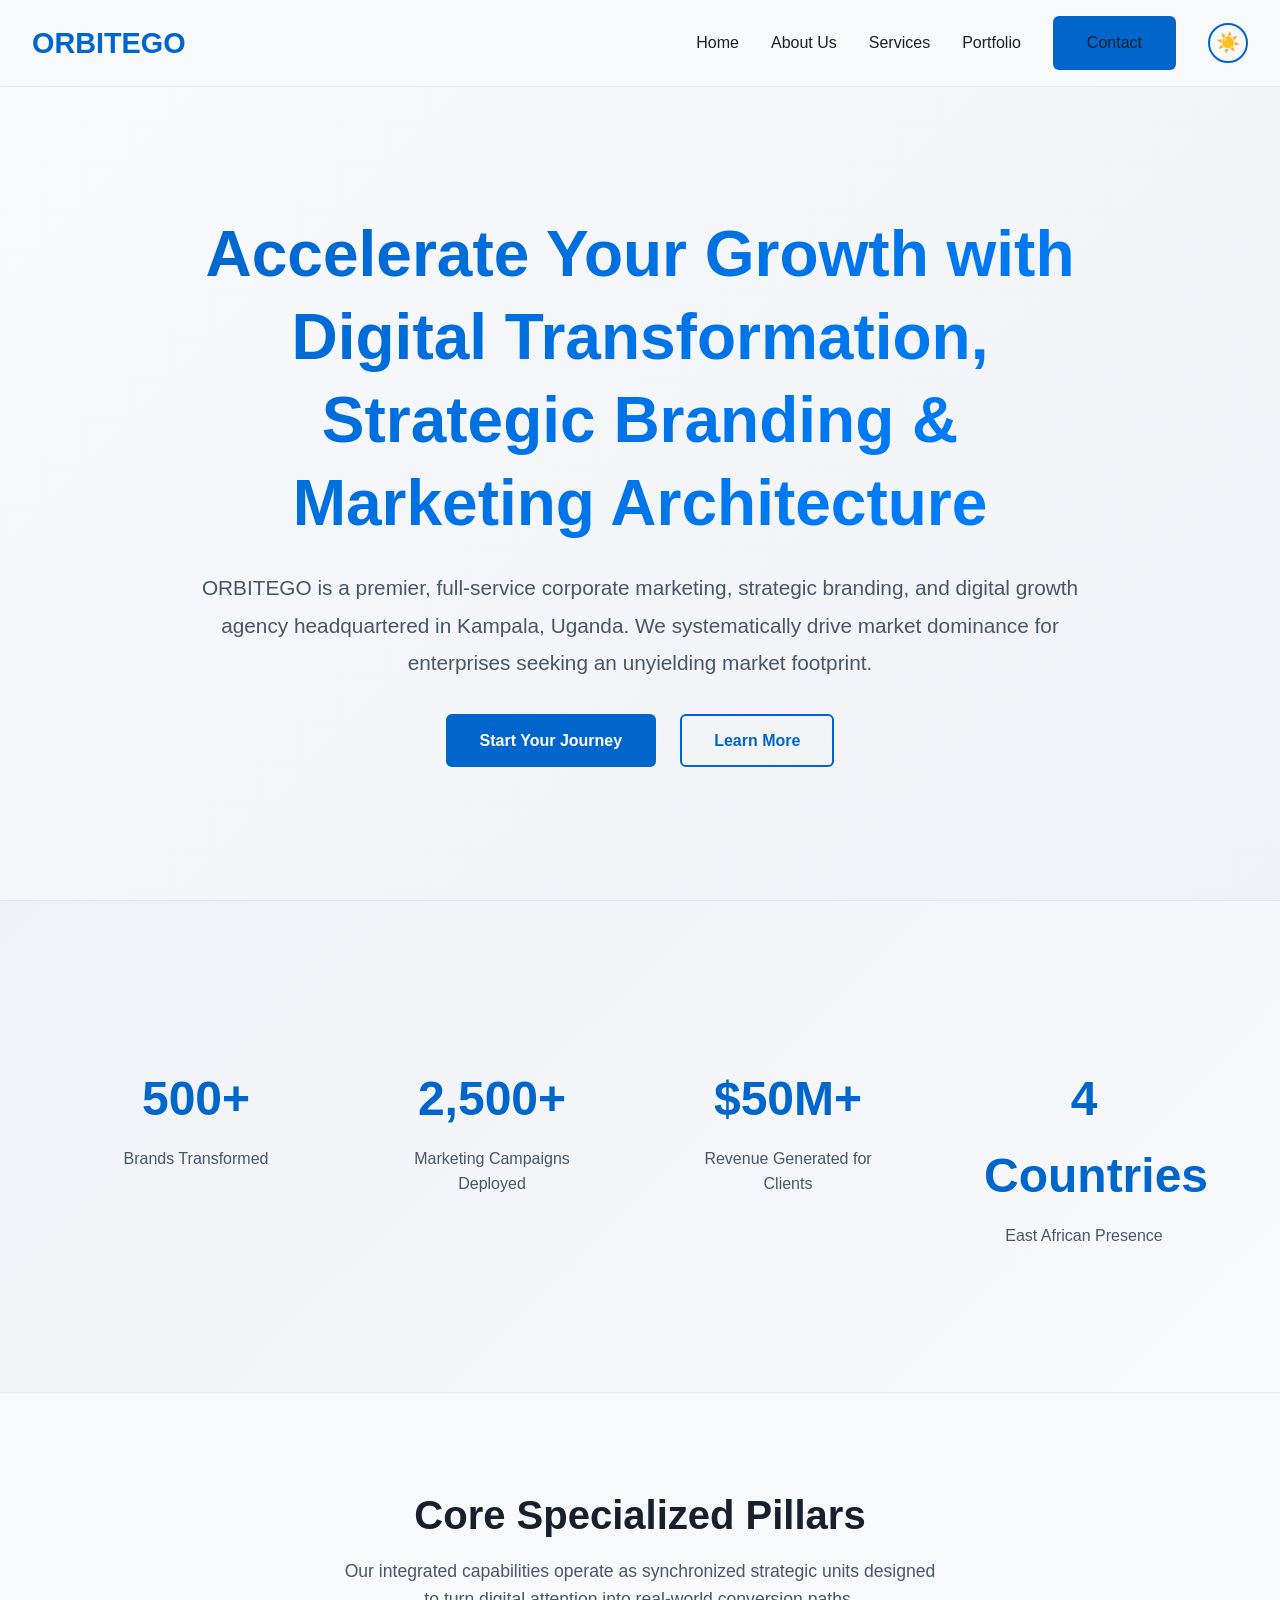
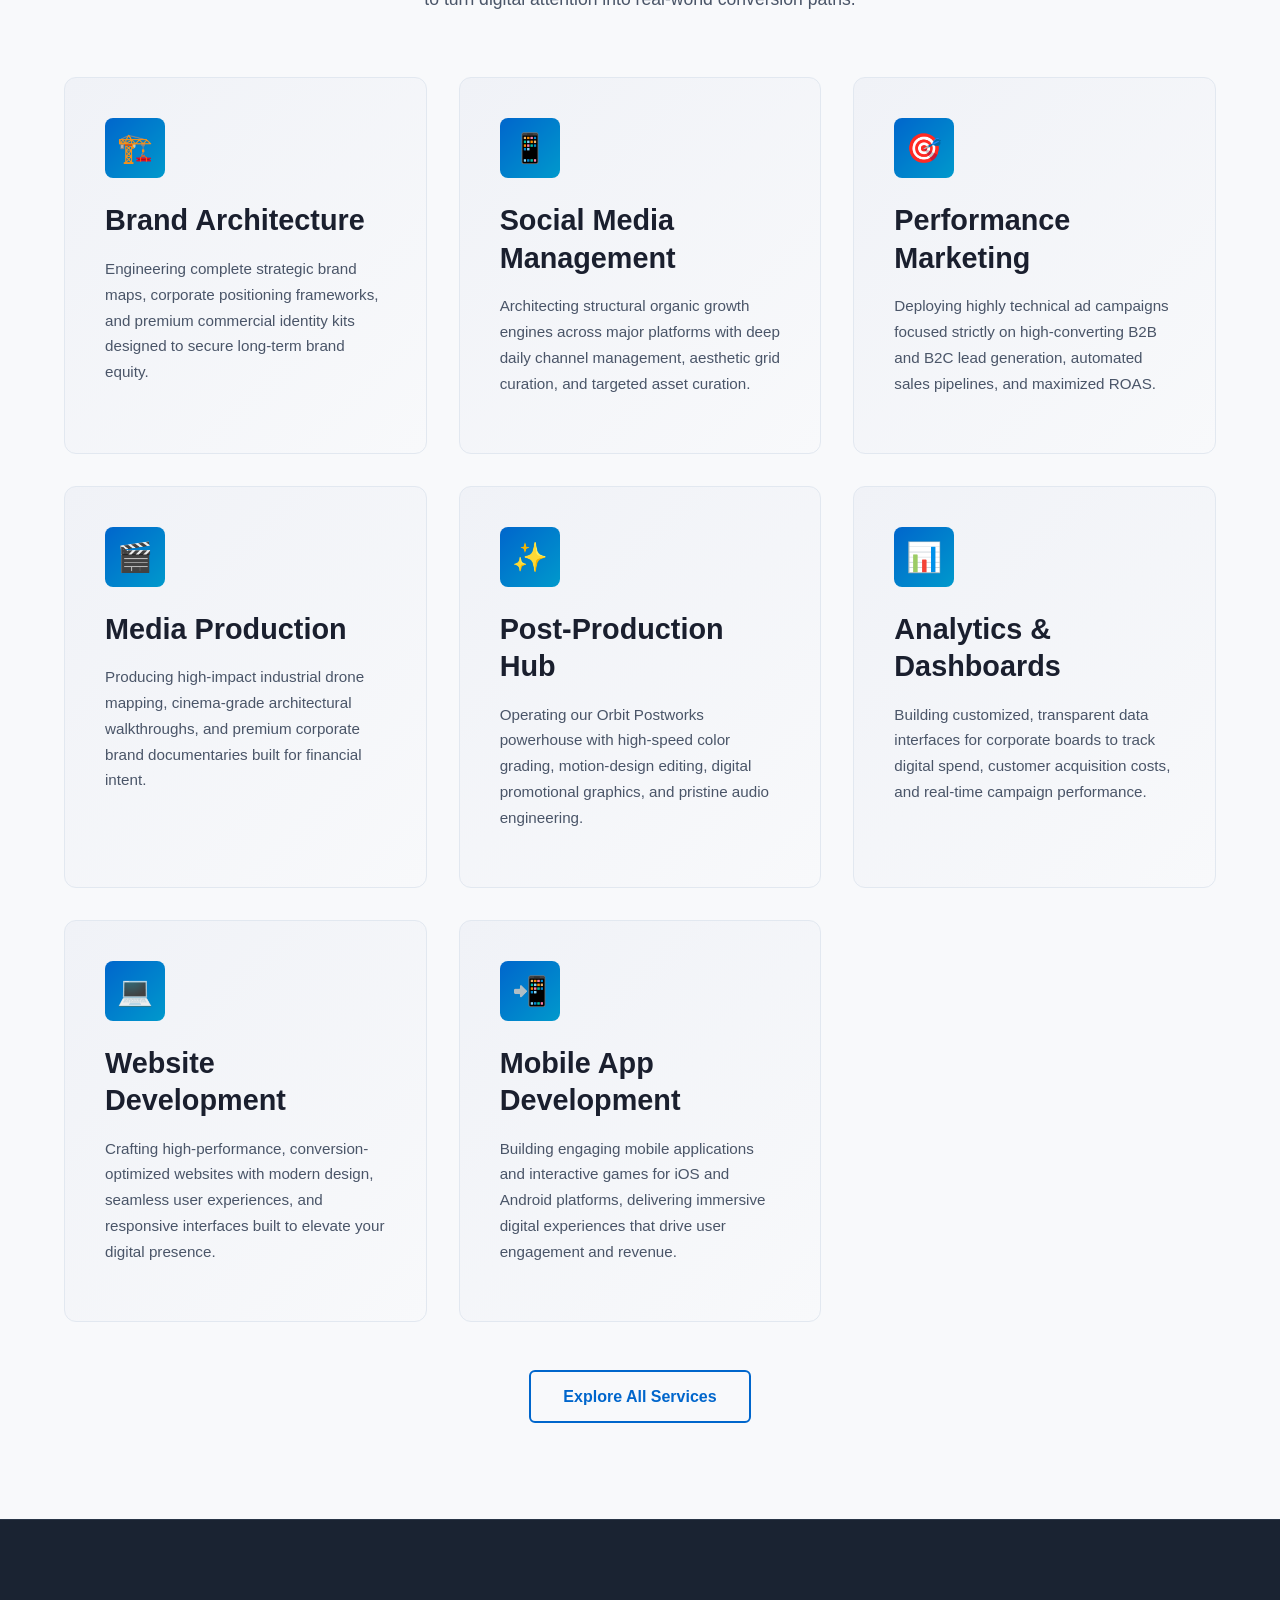
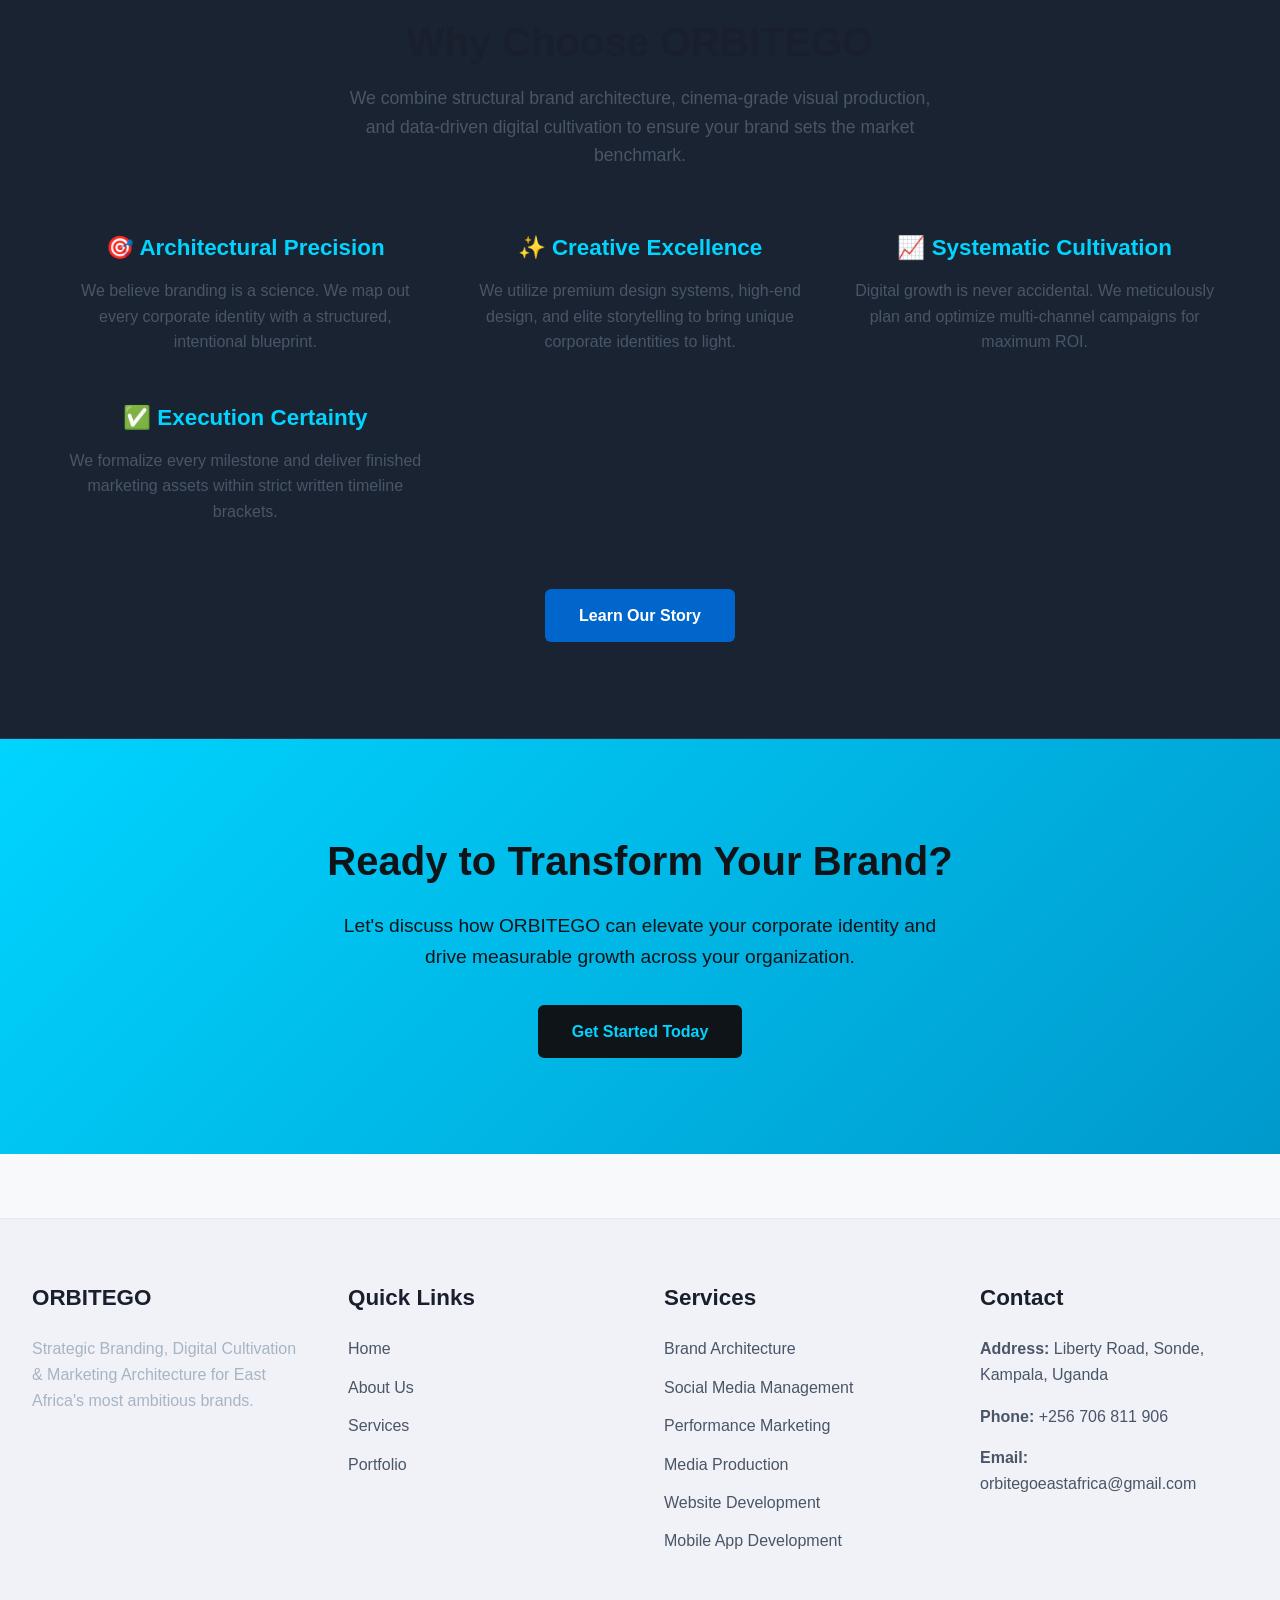
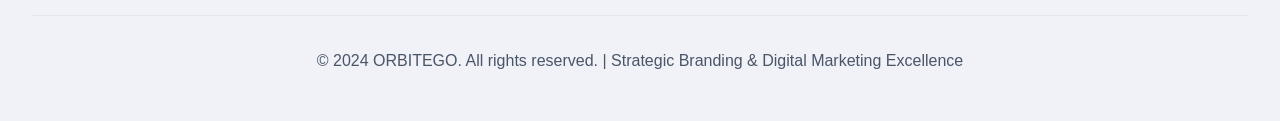
<file: index.html>
<!DOCTYPE html>
<html lang="en">
<head>
  <meta charset="UTF-8">
  <meta name="viewport" content="width=device-width, initial-scale=1.0">
  <meta name="description" content="ORBITEGO - Strategic Branding, Digital Cultivation & Marketing Architecture. Premier full-service marketing agency in East Africa.">
  <meta name="keywords" content="marketing, branding, digital agency, East Africa, Uganda, Kenya, Tanzania, Rwanda">
  <title>ORBITEGO | Strategic Branding & Digital Marketing Agency</title>
  <link rel="stylesheet" href="assets/css/style.css">
</head>
<body>
  <!-- Navigation -->
  <nav>
    <div class="nav-container">
      <a href="index.html" class="logo">ORBITEGO</a>
      <ul class="nav-links">
        <li><a href="index.html">Home</a></li>
        <li><a href="pages/about.html">About Us</a></li>
        <li><a href="pages/services.html">Services</a></li>
        <li><a href="pages/portfolio.html">Portfolio</a></li>
        <li><a href="pages/contact.html" class="btn btn-primary">Contact</a></li>
        <li>
          <button id="theme-toggle" class="theme-toggle" aria-label="Toggle dark mode">
            <span class="theme-icon">🌙</span>
          </button>
        </li>
      </ul>
      <div class="hamburger">
        <span></span>
        <span></span>
        <span></span>
      </div>
    </div>
  </nav>

  <!-- Hero Section -->
  <section class="hero">
    <div class="hero-content">
      <h1>Accelerate Your Growth with Digital Transformation, Strategic Branding & Marketing Architecture</h1>
      <p>ORBITEGO is a premier, full-service corporate marketing, strategic branding, and digital growth agency headquartered in Kampala, Uganda. We systematically drive market dominance for enterprises seeking an unyielding market footprint.</p>
      <div class="hero-cta">
        <a href="pages/contact.html" class="btn btn-primary">Start Your Journey</a>
        <a href="pages/about.html" class="btn btn-secondary">Learn More</a>
      </div>
    </div>
  </section>

  <!-- Stats Section -->
  <section class="stats">
    <div class="container">
      <div class="stats-grid">
        <div class="stat-item">
          <div class="stat-number">500+</div>
          <p class="stat-label">Brands Transformed</p>
        </div>
        <div class="stat-item">
          <div class="stat-number">2,500+</div>
          <p class="stat-label">Marketing Campaigns Deployed</p>
        </div>
        <div class="stat-item">
          <div class="stat-number">$50M+</div>
          <p class="stat-label">Revenue Generated for Clients</p>
        </div>
        <div class="stat-item">
          <div class="stat-number">4 Countries</div>
          <p class="stat-label">East African Presence</p>
        </div>
      </div>
    </div>
  </section>

  <!-- Services Overview -->
  <section id="services">
    <div class="container">
      <div class="section-title">
        <h2>Core Specialized Pillars</h2>
        <p>Our integrated capabilities operate as synchronized strategic units designed to turn digital attention into real-world conversion paths.</p>
      </div>

      <div class="services-grid">
        <div class="service-card">
          <div class="service-icon">🏗️</div>
          <h3>Brand Architecture</h3>
          <p>Engineering complete strategic brand maps, corporate positioning frameworks, and premium commercial identity kits designed to secure long-term brand equity.</p>
        </div>

        <div class="service-card">
          <div class="service-icon">📱</div>
          <h3>Social Media Management</h3>
          <p>Architecting structural organic growth engines across major platforms with deep daily channel management, aesthetic grid curation, and targeted asset curation.</p>
        </div>

        <div class="service-card">
          <div class="service-icon">🎯</div>
          <h3>Performance Marketing</h3>
          <p>Deploying highly technical ad campaigns focused strictly on high-converting B2B and B2C lead generation, automated sales pipelines, and maximized ROAS.</p>
        </div>

        <div class="service-card">
          <div class="service-icon">🎬</div>
          <h3>Media Production</h3>
          <p>Producing high-impact industrial drone mapping, cinema-grade architectural walkthroughs, and premium corporate brand documentaries built for financial intent.</p>
        </div>

        <div class="service-card">
          <div class="service-icon">✨</div>
          <h3>Post-Production Hub</h3>
          <p>Operating our Orbit Postworks powerhouse with high-speed color grading, motion-design editing, digital promotional graphics, and pristine audio engineering.</p>
        </div>

        <div class="service-card">
          <div class="service-icon">📊</div>
          <h3>Analytics & Dashboards</h3>
          <p>Building customized, transparent data interfaces for corporate boards to track digital spend, customer acquisition costs, and real-time campaign performance.</p>
        </div>

        <div class="service-card">
          <div class="service-icon">💻</div>
          <h3>Website Development</h3>
          <p>Crafting high-performance, conversion-optimized websites with modern design, seamless user experiences, and responsive interfaces built to elevate your digital presence.</p>
        </div>

        <div class="service-card">
          <div class="service-icon">📲</div>
          <h3>Mobile App Development</h3>
          <p>Building engaging mobile applications and interactive games for iOS and Android platforms, delivering immersive digital experiences that drive user engagement and revenue.</p>
        </div>
      </div>

      <div style="text-align: center; margin-top: 3rem;">
        <a href="pages/services.html" class="btn btn-secondary">Explore All Services</a>
      </div>
    </div>
  </section>

  <!-- About Preview -->
  <section style="background-color: #1a2332; border-top: 1px solid #2a3647; border-bottom: 1px solid #2a3647;">
    <div class="container">
      <div class="section-title">
        <h2>Why Choose ORBITEGO</h2>
        <p>We combine structural brand architecture, cinema-grade visual production, and data-driven digital cultivation to ensure your brand sets the market benchmark.</p>
      </div>

      <div style="display: grid; grid-template-columns: repeat(auto-fit, minmax(280px, 1fr)); gap: 2rem; margin-top: 2rem;">
        <div style="text-align: center;">
          <h4 style="color: #00d4ff; margin-bottom: 1rem;">🎯 Architectural Precision</h4>
          <p>We believe branding is a science. We map out every corporate identity with a structured, intentional blueprint.</p>
        </div>
        <div style="text-align: center;">
          <h4 style="color: #00d4ff; margin-bottom: 1rem;">✨ Creative Excellence</h4>
          <p>We utilize premium design systems, high-end design, and elite storytelling to bring unique corporate identities to light.</p>
        </div>
        <div style="text-align: center;">
          <h4 style="color: #00d4ff; margin-bottom: 1rem;">📈 Systematic Cultivation</h4>
          <p>Digital growth is never accidental. We meticulously plan and optimize multi-channel campaigns for maximum ROI.</p>
        </div>
        <div style="text-align: center;">
          <h4 style="color: #00d4ff; margin-bottom: 1rem;">✅ Execution Certainty</h4>
          <p>We formalize every milestone and deliver finished marketing assets within strict written timeline brackets.</p>
        </div>
      </div>

      <div style="text-align: center; margin-top: 3rem;">
        <a href="pages/about.html" class="btn btn-primary">Learn Our Story</a>
      </div>
    </div>
  </section>

  <!-- Call to Action -->
  <section style="text-align: center; padding: 6rem 2rem; background: linear-gradient(135deg, #00d4ff 0%, #0099cc 100%); background-clip: padding-box;">
    <div class="container">
      <h2 style="color: #0f1419; margin-bottom: 1.5rem;">Ready to Transform Your Brand?</h2>
      <p style="color: #0f1419; font-size: 1.2rem; margin-bottom: 2rem; max-width: 600px; margin-left: auto; margin-right: auto;">Let's discuss how ORBITEGO can elevate your corporate identity and drive measurable growth across your organization.</p>
      <a href="pages/contact.html" class="btn" style="background-color: #0f1419; color: #00d4ff; border: 2px solid #0f1419;">Get Started Today</a>
    </div>
  </section>

  <!-- Footer -->
  <footer>
    <div class="footer-content">
      <div class="footer-section">
        <h4>ORBITEGO</h4>
        <p style="color: #a8b4c4;">Strategic Branding, Digital Cultivation & Marketing Architecture for East Africa's most ambitious brands.</p>
      </div>

      <div class="footer-section">
        <h4>Quick Links</h4>
        <ul>
          <li><a href="index.html">Home</a></li>
          <li><a href="pages/about.html">About Us</a></li>
          <li><a href="pages/services.html">Services</a></li>
          <li><a href="pages/portfolio.html">Portfolio</a></li>
        </ul>
      </div>

      <div class="footer-section">
        <h4>Services</h4>
        <ul>
          <li><a href="pages/services.html">Brand Architecture</a></li>
          <li><a href="pages/services.html">Social Media Management</a></li>
          <li><a href="pages/services.html">Performance Marketing</a></li>
          <li><a href="pages/services.html">Media Production</a></li>
          <li><a href="pages/services.html">Website Development</a></li>
          <li><a href="pages/services.html">Mobile App Development</a></li>
        </ul>
      </div>

      <div class="footer-section">
        <h4>Contact</h4>
        <p><strong>Address:</strong> Liberty Road, Sonde, Kampala, Uganda</p>
        <p><strong>Phone:</strong> <a href="tel:+256706811906">+256 706 811 906</a></p>
        <p><strong>Email:</strong> <a href="mailto:orbitegoeastafrica@gmail.com">orbitegoeastafrica@gmail.com</a></p>
      </div>
    </div>

    <div class="footer-bottom">
      <p>&copy; 2024 ORBITEGO. All rights reserved. | Strategic Branding & Digital Marketing Excellence</p>
    </div>
  </footer>

  <script src="assets/js/script.js"></script>
</body>
</html>
</file>
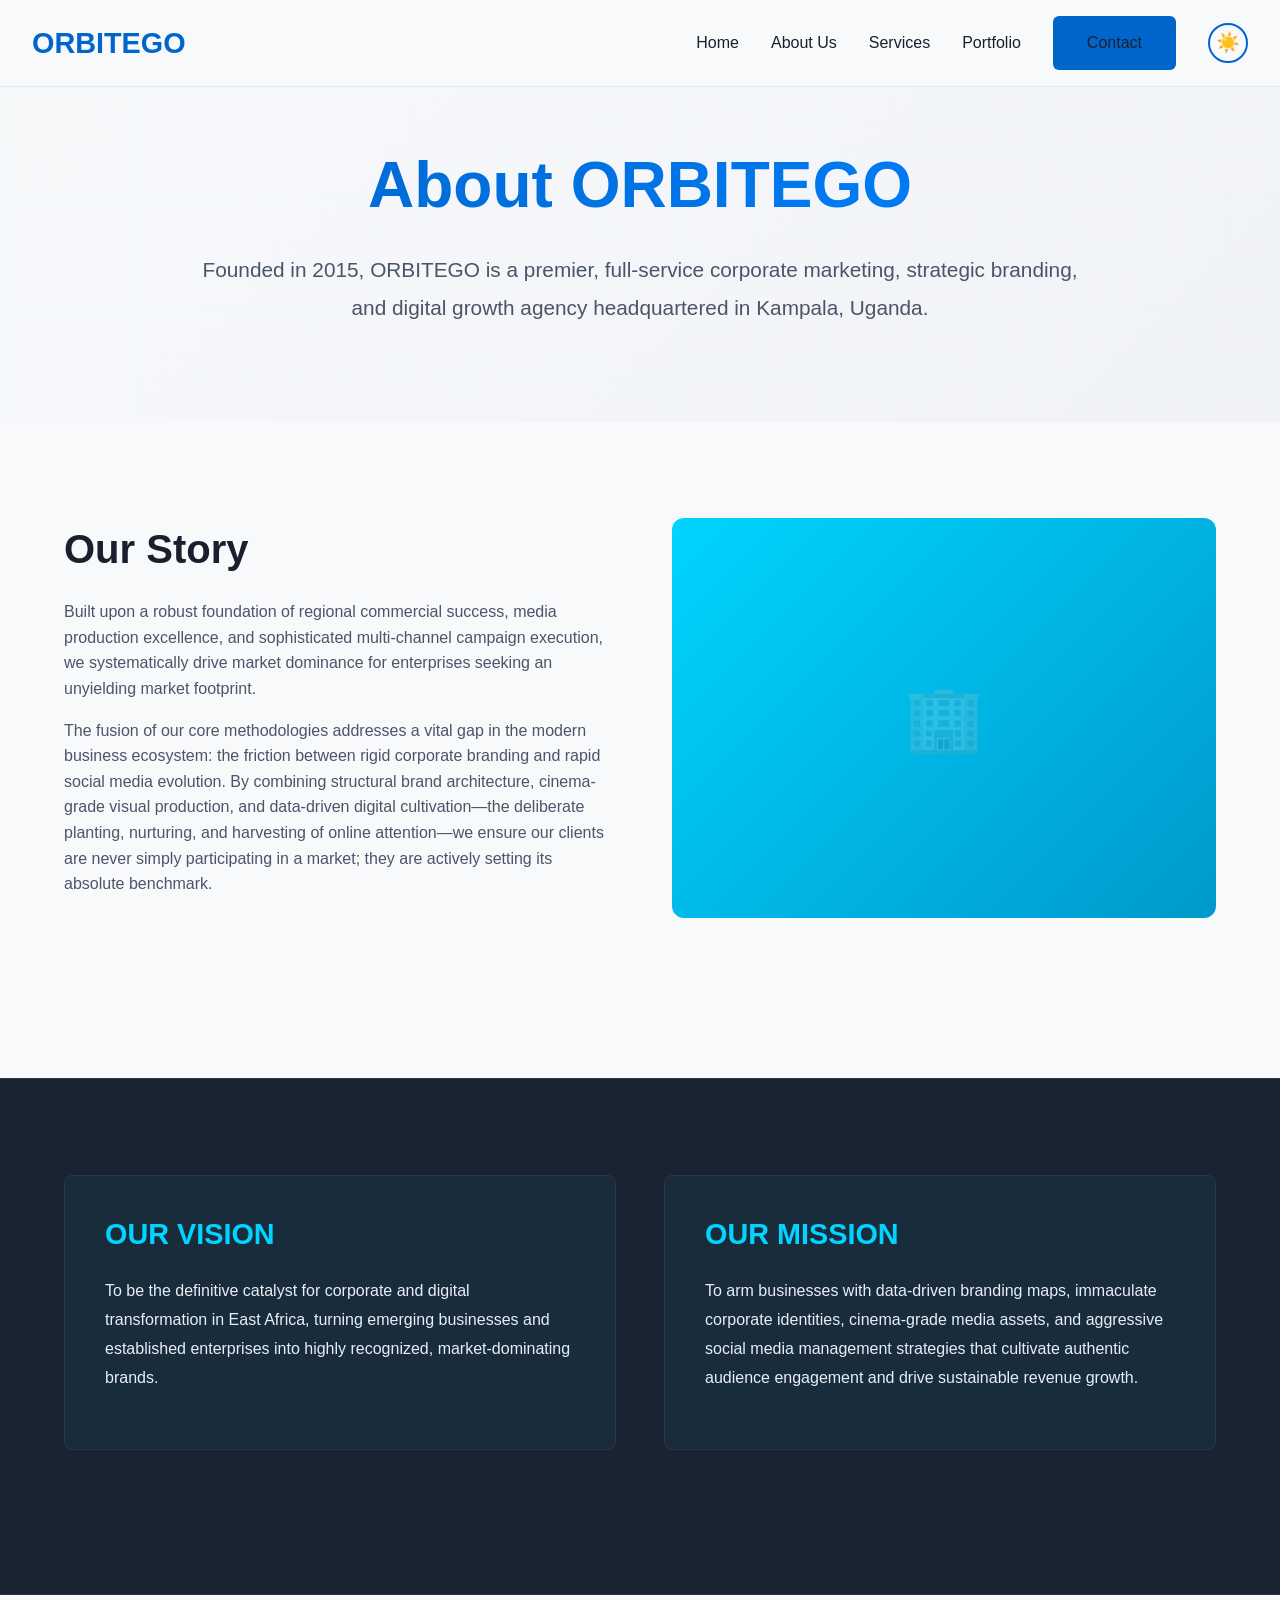
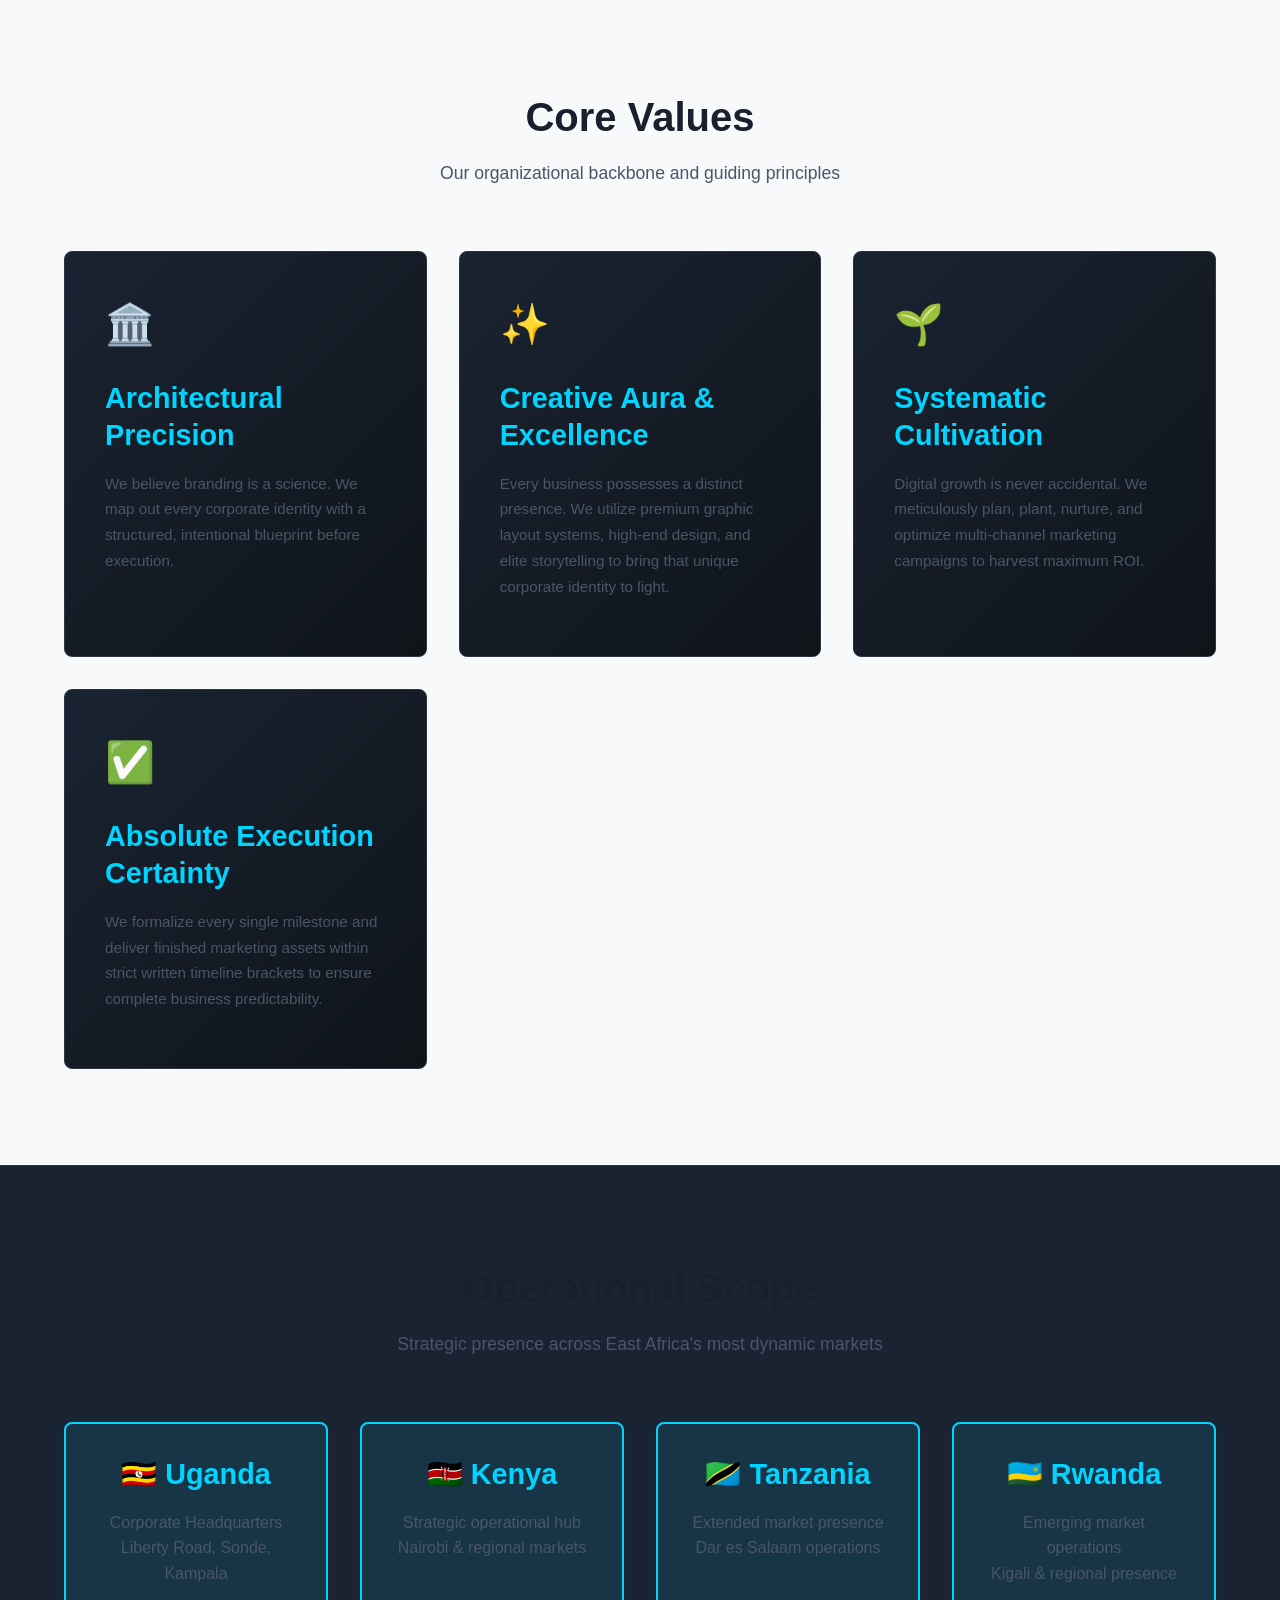
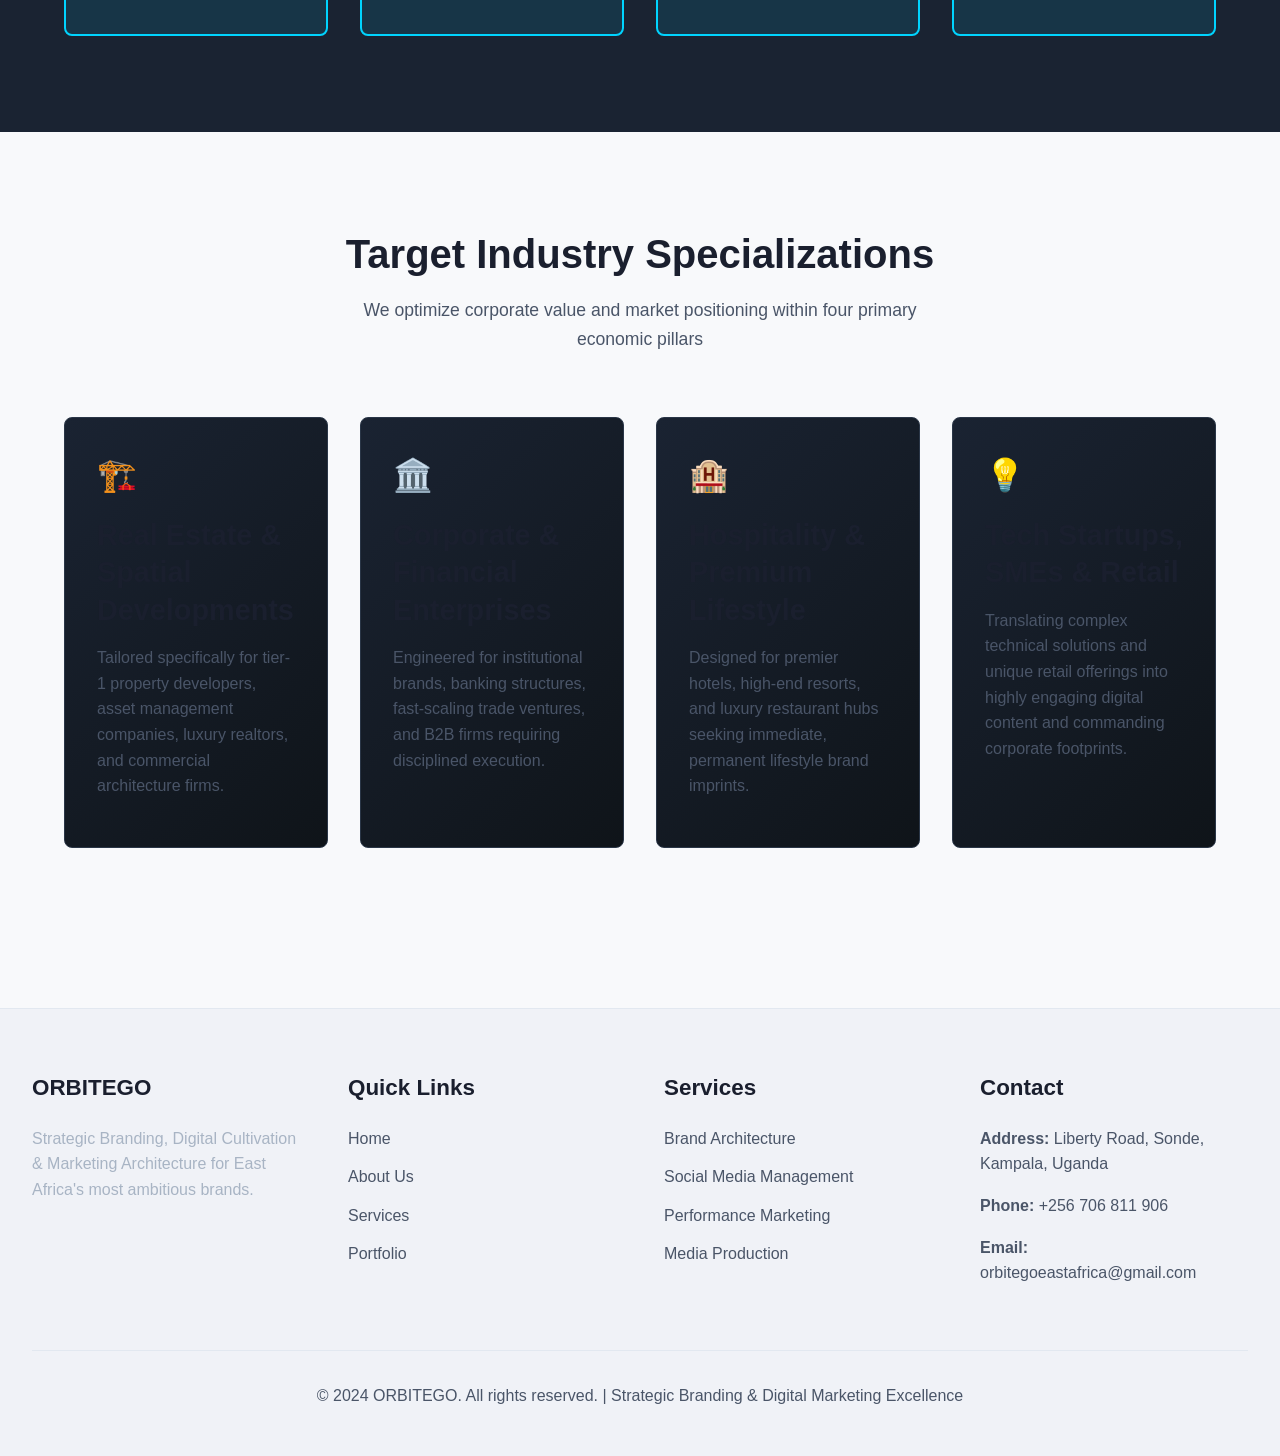
<file: pages/about.html>
<!DOCTYPE html>
<html lang="en">
<head>
  <meta charset="UTF-8">
  <meta name="viewport" content="width=device-width, initial-scale=1.0">
  <meta name="description" content="ORBITEGO - About Us. Learn about our vision, mission, and core values as East Africa's premier marketing and branding agency.">
  <title>About Us | ORBITEGO</title>
  <link rel="stylesheet" href="../assets/css/style.css">
</head>
<body>
  <!-- Navigation -->
  <nav>
    <div class="nav-container">
      <a href="../index.html" class="logo">ORBITEGO</a>
      <ul class="nav-links">
        <li><a href="../index.html">Home</a></li>
        <li><a href="about.html">About Us</a></li>
        <li><a href="services.html">Services</a></li>
        <li><a href="portfolio.html">Portfolio</a></li>
        <li><a href="contact.html" class="btn btn-primary">Contact</a></li>
        <li>
          <button id="theme-toggle" class="theme-toggle" aria-label="Toggle dark mode">
            <span class="theme-icon">🌙</span>
          </button>
        </li>
      </ul>
      <div class="hamburger">
        <span></span>
        <span></span>
        <span></span>
      </div>
    </div>
  </nav>

  <!-- Hero Section -->
  <section class="hero" style="margin-top: 80px; min-height: auto; padding: 4rem 2rem;">
    <div class="hero-content">
      <h1>About ORBITEGO</h1>
      <p>Founded in 2015, ORBITEGO is a premier, full-service corporate marketing, strategic branding, and digital growth agency headquartered in Kampala, Uganda.</p>
    </div>
  </section>

  <!-- Company Overview -->
  <section>
    <div class="container">
      <div style="display: grid; grid-template-columns: 1fr 1fr; gap: 4rem; align-items: center; margin-bottom: 4rem;">
        <div>
          <h2 style="margin-bottom: 1.5rem;">Our Story</h2>
          <p>Built upon a robust foundation of regional commercial success, media production excellence, and sophisticated multi-channel campaign execution, we systematically drive market dominance for enterprises seeking an unyielding market footprint.</p>
          <p>The fusion of our core methodologies addresses a vital gap in the modern business ecosystem: the friction between rigid corporate branding and rapid social media evolution. By combining structural brand architecture, cinema-grade visual production, and data-driven digital cultivation—the deliberate planting, nurturing, and harvesting of online attention—we ensure our clients are never simply participating in a market; they are actively setting its absolute benchmark.</p>
        </div>
        <div style="background: linear-gradient(135deg, #00d4ff 0%, #0099cc 100%); height: 400px; border-radius: 12px; display: flex; align-items: center; justify-content: center; color: rgba(15, 20, 25, 0.2); font-size: 4rem;">
          🏢
        </div>
      </div>
    </div>
  </section>

  <!-- Vision & Mission -->
  <section style="background-color: #1a2332; border-top: 1px solid #2a3647; border-bottom: 1px solid #2a3647;">
    <div class="container">
      <div style="display: grid; grid-template-columns: 1fr 1fr; gap: 3rem; margin-bottom: 3rem;">
        <div style="background: rgba(0, 212, 255, 0.05); border: 1px solid #2a3647; border-radius: 8px; padding: 2.5rem;">
          <h3 style="color: #00d4ff; margin-bottom: 1.5rem;">OUR VISION</h3>
          <p style="color: #e8eef5; line-height: 1.8;">To be the definitive catalyst for corporate and digital transformation in East Africa, turning emerging businesses and established enterprises into highly recognized, market-dominating brands.</p>
        </div>
        <div style="background: rgba(0, 212, 255, 0.05); border: 1px solid #2a3647; border-radius: 8px; padding: 2.5rem;">
          <h3 style="color: #00d4ff; margin-bottom: 1.5rem;">OUR MISSION</h3>
          <p style="color: #e8eef5; line-height: 1.8;">To arm businesses with data-driven branding maps, immaculate corporate identities, cinema-grade media assets, and aggressive social media management strategies that cultivate authentic audience engagement and drive sustainable revenue growth.</p>
        </div>
      </div>
    </div>
  </section>

  <!-- Core Values -->
  <section>
    <div class="container">
      <div class="section-title">
        <h2>Core Values</h2>
        <p>Our organizational backbone and guiding principles</p>
      </div>

      <div style="display: grid; grid-template-columns: repeat(auto-fit, minmax(280px, 1fr)); gap: 2rem;">
        <div style="background: linear-gradient(135deg, #1a2332 0%, #0f1419 100%); border: 1px solid #2a3647; border-radius: 8px; padding: 2.5rem; transition: all 0.3s ease;" class="service-card">
          <div style="font-size: 2.5rem; margin-bottom: 1.5rem;">🏛️</div>
          <h3 style="color: #00d4ff;">Architectural Precision</h3>
          <p>We believe branding is a science. We map out every corporate identity with a structured, intentional blueprint before execution.</p>
        </div>

        <div style="background: linear-gradient(135deg, #1a2332 0%, #0f1419 100%); border: 1px solid #2a3647; border-radius: 8px; padding: 2.5rem; transition: all 0.3s ease;" class="service-card">
          <div style="font-size: 2.5rem; margin-bottom: 1.5rem;">✨</div>
          <h3 style="color: #00d4ff;">Creative Aura & Excellence</h3>
          <p>Every business possesses a distinct presence. We utilize premium graphic layout systems, high-end design, and elite storytelling to bring that unique corporate identity to light.</p>
        </div>

        <div style="background: linear-gradient(135deg, #1a2332 0%, #0f1419 100%); border: 1px solid #2a3647; border-radius: 8px; padding: 2.5rem; transition: all 0.3s ease;" class="service-card">
          <div style="font-size: 2.5rem; margin-bottom: 1.5rem;">🌱</div>
          <h3 style="color: #00d4ff;">Systematic Cultivation</h3>
          <p>Digital growth is never accidental. We meticulously plan, plant, nurture, and optimize multi-channel marketing campaigns to harvest maximum ROI.</p>
        </div>

        <div style="background: linear-gradient(135deg, #1a2332 0%, #0f1419 100%); border: 1px solid #2a3647; border-radius: 8px; padding: 2.5rem; transition: all 0.3s ease;" class="service-card">
          <div style="font-size: 2.5rem; margin-bottom: 1.5rem;">✅</div>
          <h3 style="color: #00d4ff;">Absolute Execution Certainty</h3>
          <p>We formalize every single milestone and deliver finished marketing assets within strict written timeline brackets to ensure complete business predictability.</p>
        </div>
      </div>
    </div>
  </section>

  <!-- Operational Scope -->
  <section style="background-color: #1a2332; border-top: 1px solid #2a3647;">
    <div class="container">
      <div class="section-title">
        <h2>Operational Scope</h2>
        <p>Strategic presence across East Africa's most dynamic markets</p>
      </div>

      <div style="display: grid; grid-template-columns: repeat(auto-fit, minmax(200px, 1fr)); gap: 2rem; margin-top: 2rem;">
        <div style="background: rgba(0, 212, 255, 0.1); border: 2px solid #00d4ff; border-radius: 8px; padding: 2rem; text-align: center;">
          <h3 style="color: #00d4ff; font-size: 1.8rem; margin-bottom: 1rem;">🇺🇬 Uganda</h3>
          <p>Corporate Headquarters<br/>Liberty Road, Sonde, Kampala</p>
        </div>
        <div style="background: rgba(0, 212, 255, 0.1); border: 2px solid #00d4ff; border-radius: 8px; padding: 2rem; text-align: center;">
          <h3 style="color: #00d4ff; font-size: 1.8rem; margin-bottom: 1rem;">🇰🇪 Kenya</h3>
          <p>Strategic operational hub<br/>Nairobi & regional markets</p>
        </div>
        <div style="background: rgba(0, 212, 255, 0.1); border: 2px solid #00d4ff; border-radius: 8px; padding: 2rem; text-align: center;">
          <h3 style="color: #00d4ff; font-size: 1.8rem; margin-bottom: 1rem;">🇹🇿 Tanzania</h3>
          <p>Extended market presence<br/>Dar es Salaam operations</p>
        </div>
        <div style="background: rgba(0, 212, 255, 0.1); border: 2px solid #00d4ff; border-radius: 8px; padding: 2rem; text-align: center;">
          <h3 style="color: #00d4ff; font-size: 1.8rem; margin-bottom: 1rem;">🇷🇼 Rwanda</h3>
          <p>Emerging market operations<br/>Kigali & regional presence</p>
        </div>
      </div>
    </div>
  </section>

  <!-- Target Industries -->
  <section>
    <div class="container">
      <div class="section-title">
        <h2>Target Industry Specializations</h2>
        <p>We optimize corporate value and market positioning within four primary economic pillars</p>
      </div>

      <div style="display: grid; grid-template-columns: repeat(auto-fit, minmax(260px, 1fr)); gap: 2rem;">
        <div style="background: linear-gradient(135deg, #1a2332 0%, #0f1419 100%); border: 1px solid #2a3647; border-radius: 8px; padding: 2rem;">
          <div style="font-size: 2rem; margin-bottom: 1rem;">🏗️</div>
          <h3>Real Estate & Spatial Developments</h3>
          <p>Tailored specifically for tier-1 property developers, asset management companies, luxury realtors, and commercial architecture firms.</p>
        </div>

        <div style="background: linear-gradient(135deg, #1a2332 0%, #0f1419 100%); border: 1px solid #2a3647; border-radius: 8px; padding: 2rem;">
          <div style="font-size: 2rem; margin-bottom: 1rem;">🏛️</div>
          <h3>Corporate & Financial Enterprises</h3>
          <p>Engineered for institutional brands, banking structures, fast-scaling trade ventures, and B2B firms requiring disciplined execution.</p>
        </div>

        <div style="background: linear-gradient(135deg, #1a2332 0%, #0f1419 100%); border: 1px solid #2a3647; border-radius: 8px; padding: 2rem;">
          <div style="font-size: 2rem; margin-bottom: 1rem;">🏨</div>
          <h3>Hospitality & Premium Lifestyle</h3>
          <p>Designed for premier hotels, high-end resorts, and luxury restaurant hubs seeking immediate, permanent lifestyle brand imprints.</p>
        </div>

        <div style="background: linear-gradient(135deg, #1a2332 0%, #0f1419 100%); border: 1px solid #2a3647; border-radius: 8px; padding: 2rem;">
          <div style="font-size: 2rem; margin-bottom: 1rem;">💡</div>
          <h3>Tech Startups, SMEs & Retail</h3>
          <p>Translating complex technical solutions and unique retail offerings into highly engaging digital content and commanding corporate footprints.</p>
        </div>
      </div>
    </div>
  </section>

  <!-- Footer -->
  <footer>
    <div class="footer-content">
      <div class="footer-section">
        <h4>ORBITEGO</h4>
        <p style="color: #a8b4c4;">Strategic Branding, Digital Cultivation & Marketing Architecture for East Africa's most ambitious brands.</p>
      </div>

      <div class="footer-section">
        <h4>Quick Links</h4>
        <ul>
          <li><a href="../index.html">Home</a></li>
          <li><a href="about.html">About Us</a></li>
          <li><a href="services.html">Services</a></li>
          <li><a href="portfolio.html">Portfolio</a></li>
        </ul>
      </div>

      <div class="footer-section">
        <h4>Services</h4>
        <ul>
          <li><a href="services.html">Brand Architecture</a></li>
          <li><a href="services.html">Social Media Management</a></li>
          <li><a href="services.html">Performance Marketing</a></li>
          <li><a href="services.html">Media Production</a></li>
        </ul>
      </div>

      <div class="footer-section">
        <h4>Contact</h4>
        <p><strong>Address:</strong> Liberty Road, Sonde, Kampala, Uganda</p>
        <p><strong>Phone:</strong> <a href="tel:+256706811906">+256 706 811 906</a></p>
        <p><strong>Email:</strong> <a href="mailto:orbitegoeastafrica@gmail.com">orbitegoeastafrica@gmail.com</a></p>
      </div>
    </div>

    <div class="footer-bottom">
      <p>&copy; 2024 ORBITEGO. All rights reserved. | Strategic Branding & Digital Marketing Excellence</p>
    </div>
  </footer>

  <script src="../assets/js/script.js"></script>
</body>
</html>
</file>
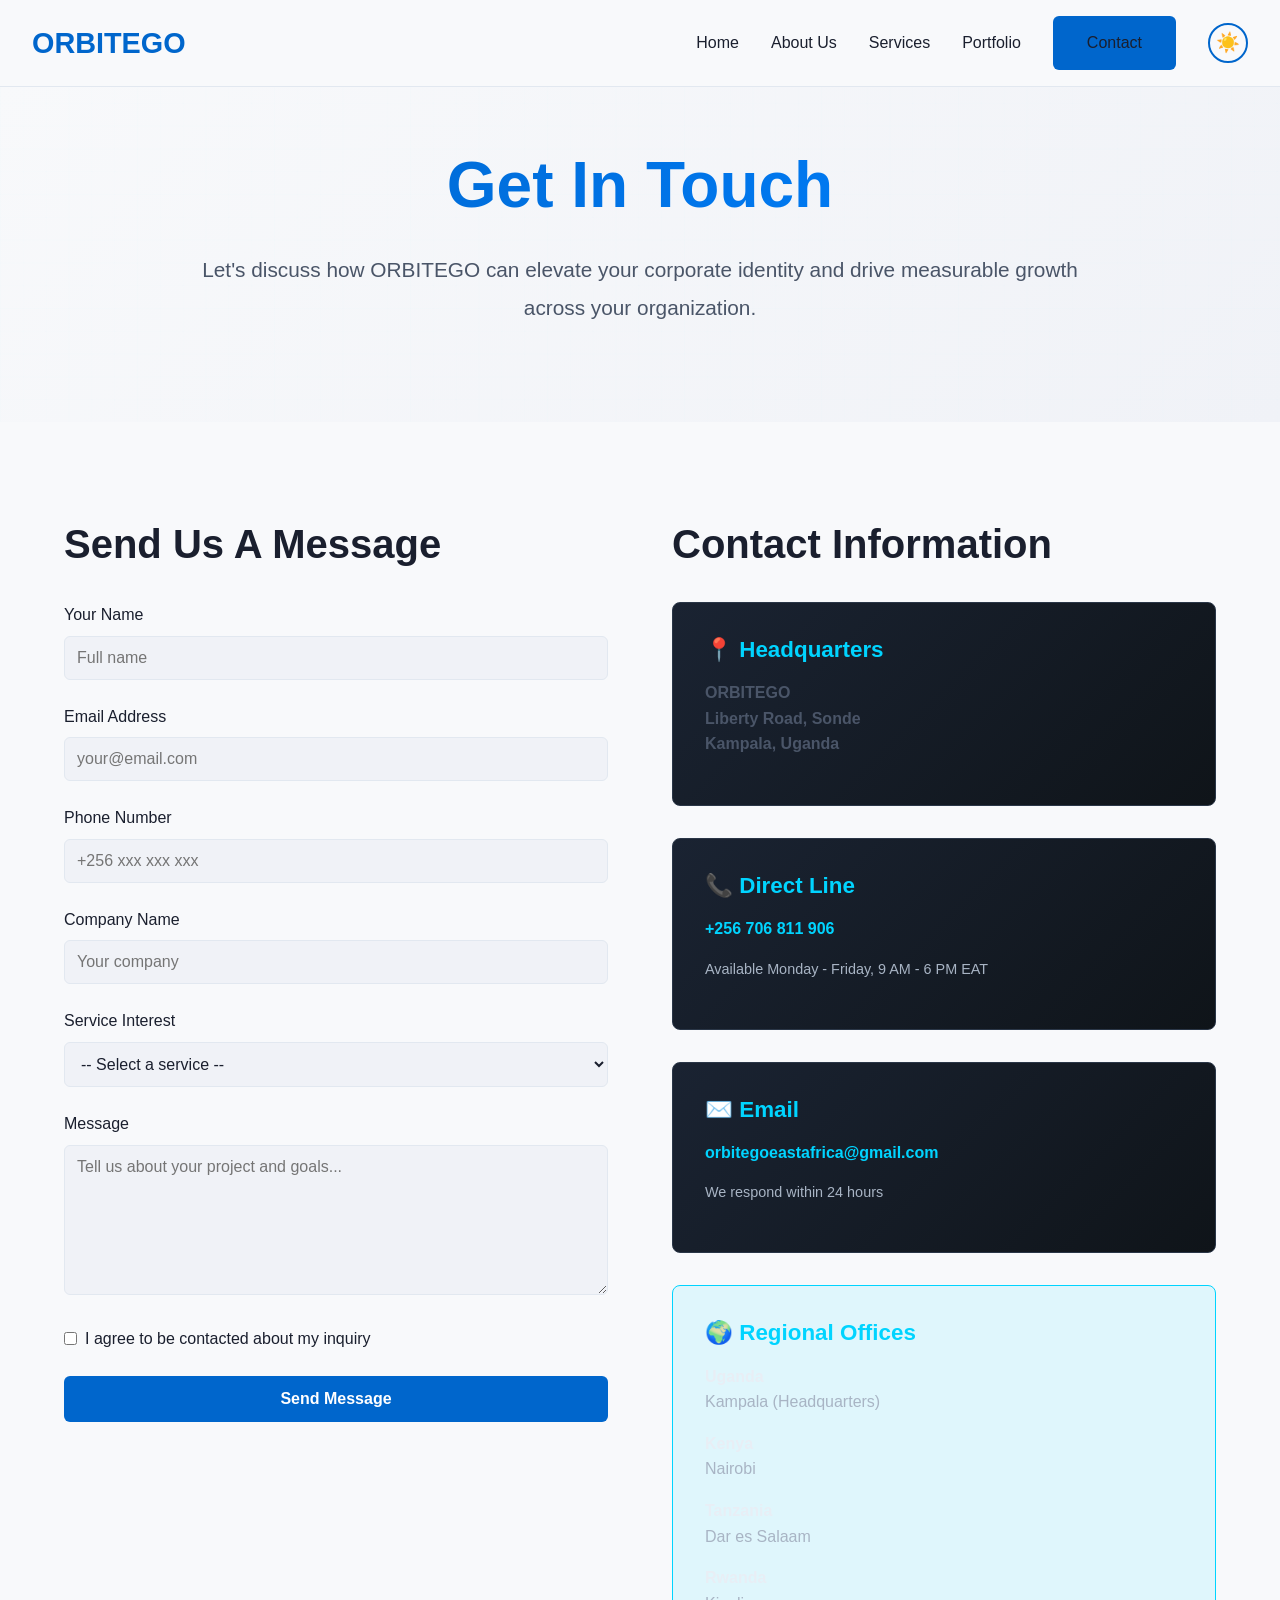
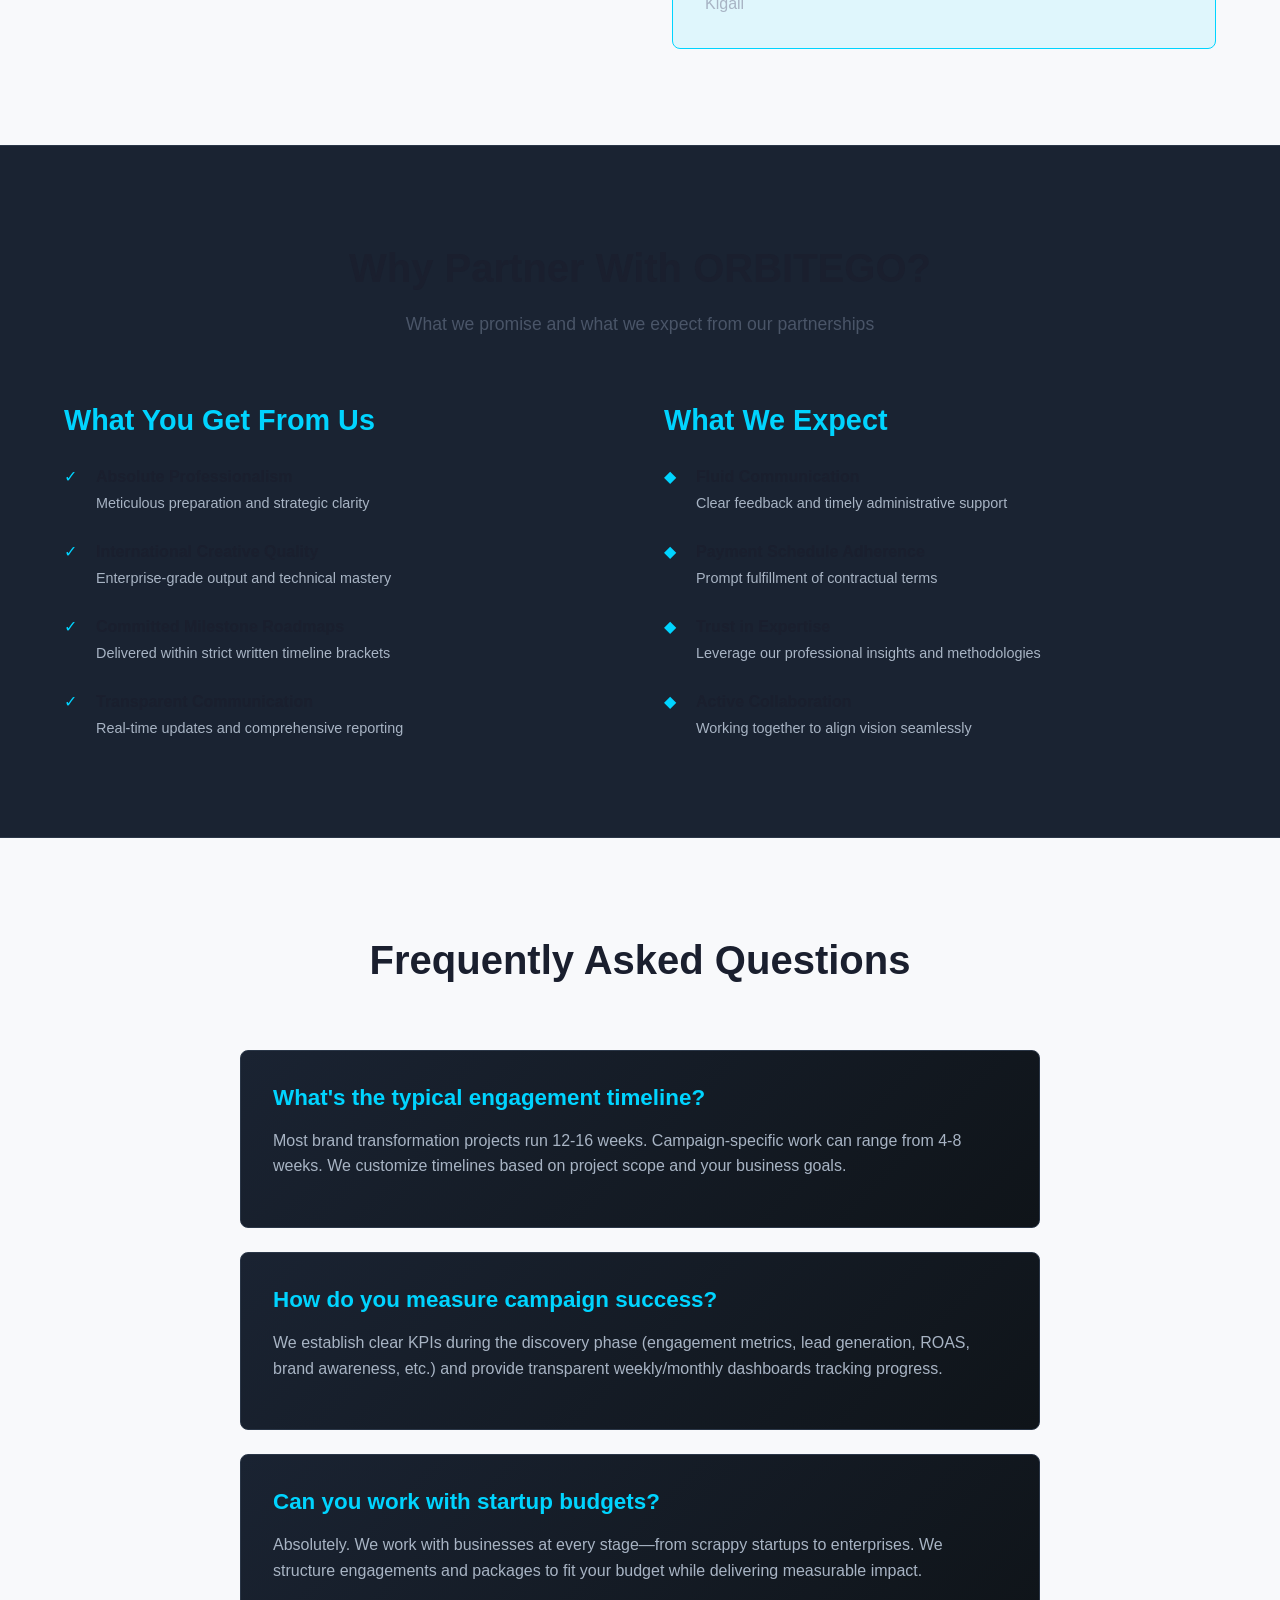
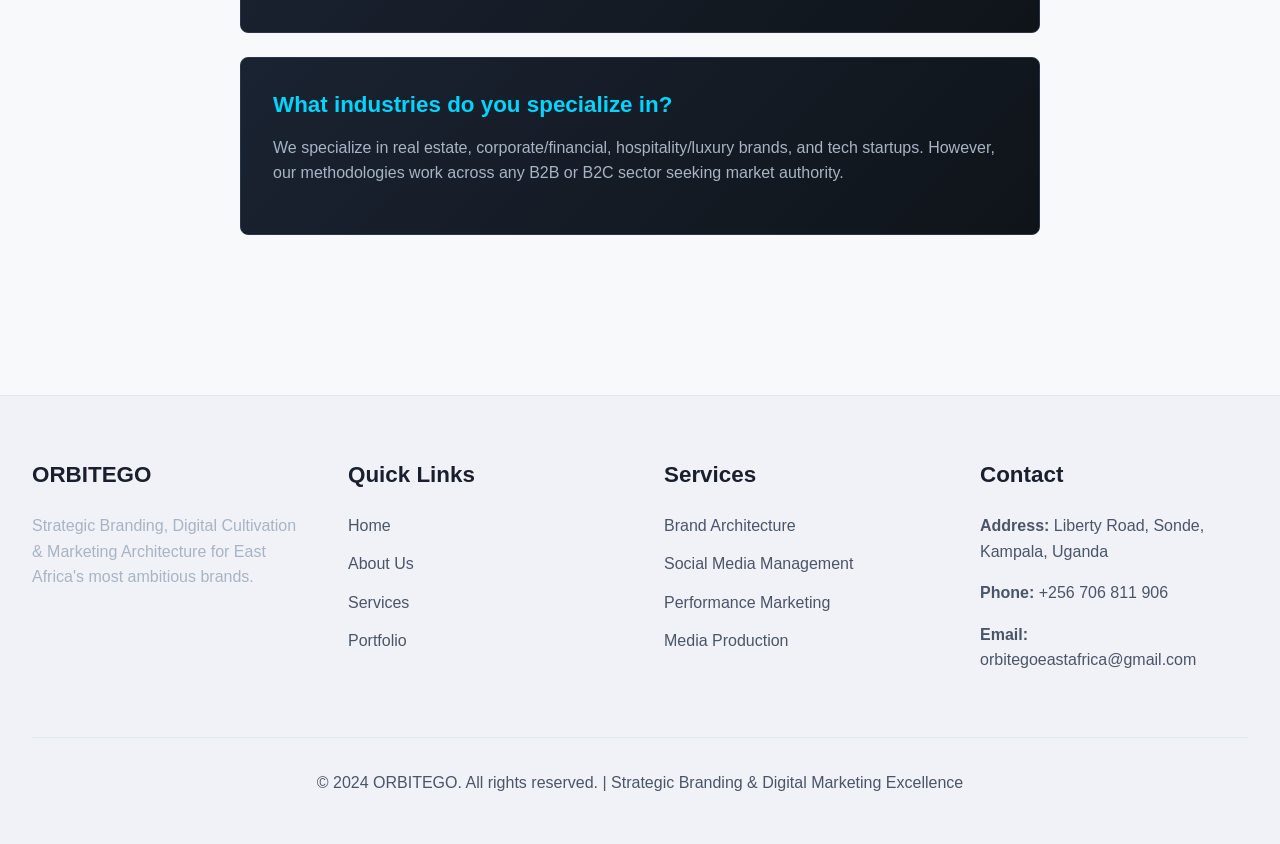
<file: pages/contact.html>
<!DOCTYPE html>
<html lang="en">
<head>
  <meta charset="UTF-8">
  <meta name="viewport" content="width=device-width, initial-scale=1.0">
  <meta name="description" content="ORBITEGO Contact - Get in touch with our strategic branding and digital marketing team in Uganda, Kenya, Tanzania, and Rwanda.">
  <title>Contact Us | ORBITEGO</title>
  <link rel="stylesheet" href="../assets/css/style.css">
</head>
<body>
  <!-- Navigation -->
  <nav>
    <div class="nav-container">
      <a href="../index.html" class="logo">ORBITEGO</a>
      <ul class="nav-links">
        <li><a href="../index.html">Home</a></li>
        <li><a href="about.html">About Us</a></li>
        <li><a href="services.html">Services</a></li>
        <li><a href="portfolio.html">Portfolio</a></li>
        <li><a href="contact.html" class="btn btn-primary">Contact</a></li>
        <li>
          <button id="theme-toggle" class="theme-toggle" aria-label="Toggle dark mode">
            <span class="theme-icon">🌙</span>
          </button>
        </li>
      </ul>
      <div class="hamburger">
        <span></span>
        <span></span>
        <span></span>
      </div>
    </div>
  </nav>

  <!-- Hero Section -->
  <section class="hero" style="margin-top: 80px; min-height: auto; padding: 4rem 2rem;">
    <div class="hero-content">
      <h1>Get In Touch</h1>
      <p>Let's discuss how ORBITEGO can elevate your corporate identity and drive measurable growth across your organization.</p>
    </div>
  </section>

  <!-- Contact Section -->
  <section>
    <div class="container">
      <div style="display: grid; grid-template-columns: 1fr 1fr; gap: 4rem; align-items: start;">
        <!-- Contact Form -->
        <div>
          <h2 style="margin-bottom: 2rem;">Send Us A Message</h2>
          <form id="contactForm">
            <div class="form-group">
              <label for="name">Your Name</label>
              <input type="text" id="name" name="name" required placeholder="Full name">
            </div>

            <div class="form-group">
              <label for="email">Email Address</label>
              <input type="email" id="email" name="email" required placeholder="your@email.com">
            </div>

            <div class="form-group">
              <label for="phone">Phone Number</label>
              <input type="tel" id="phone" name="phone" placeholder="+256 xxx xxx xxx">
            </div>

            <div class="form-group">
              <label for="company">Company Name</label>
              <input type="text" id="company" name="company" placeholder="Your company">
            </div>

            <div class="form-group">
              <label for="service">Service Interest</label>
              <select id="service" name="service" required>
                <option value="">-- Select a service --</option>
                <option value="brand">Brand Architecture & Corporate Identity</option>
                <option value="social">Social Media Management</option>
                <option value="marketing">Performance Marketing & Lead Generation</option>
                <option value="media">Media Production & Video</option>
                <option value="post">Post-Production Services</option>
                <option value="other">Multiple Services / Other</option>
              </select>
            </div>

            <div class="form-group">
              <label for="message">Message</label>
              <textarea id="message" name="message" required placeholder="Tell us about your project and goals..."></textarea>
            </div>

            <div class="form-group">
              <label style="display: flex; align-items: center; font-weight: normal; margin-bottom: 0;">
                <input type="checkbox" name="agree" required style="width: auto; margin-right: 0.5rem;">
                I agree to be contacted about my inquiry
              </label>
            </div>

            <button type="submit" class="btn btn-primary" style="width: 100%;">Send Message</button>
          </form>
        </div>

        <!-- Contact Information -->
        <div>
          <h2 style="margin-bottom: 2rem;">Contact Information</h2>

          <div style="background: linear-gradient(135deg, #1a2332 0%, #0f1419 100%); border: 1px solid #2a3647; border-radius: 8px; padding: 2rem; margin-bottom: 2rem;">
            <h4 style="color: #00d4ff; margin-bottom: 1rem;">📍 Headquarters</h4>
            <p>
              <strong>ORBITEGO<br/>
              Liberty Road, Sonde<br/>
              Kampala, Uganda</strong>
            </p>
          </div>

          <div style="background: linear-gradient(135deg, #1a2332 0%, #0f1419 100%); border: 1px solid #2a3647; border-radius: 8px; padding: 2rem; margin-bottom: 2rem;">
            <h4 style="color: #00d4ff; margin-bottom: 1rem;">📞 Direct Line</h4>
            <p>
              <strong><a href="tel:+256706811906" style="color: #00d4ff;">+256 706 811 906</a></strong>
            </p>
            <p style="font-size: 0.9rem; color: #a8b4c4; margin-top: 0.5rem;">Available Monday - Friday, 9 AM - 6 PM EAT</p>
          </div>

          <div style="background: linear-gradient(135deg, #1a2332 0%, #0f1419 100%); border: 1px solid #2a3647; border-radius: 8px; padding: 2rem; margin-bottom: 2rem;">
            <h4 style="color: #00d4ff; margin-bottom: 1rem;">✉️ Email</h4>
            <p>
              <strong><a href="mailto:orbitegoeastafrica@gmail.com" style="color: #00d4ff;">orbitegoeastafrica@gmail.com</a></strong>
            </p>
            <p style="font-size: 0.9rem; color: #a8b4c4; margin-top: 0.5rem;">We respond within 24 hours</p>
          </div>

          <div style="background: rgba(0, 212, 255, 0.1); border: 1px solid #00d4ff; border-radius: 8px; padding: 2rem;">
            <h4 style="color: #00d4ff; margin-bottom: 1rem;">🌍 Regional Offices</h4>
            <ul style="list-style: none;">
              <li style="margin-bottom: 1rem;">
                <strong style="color: #e8eef5;">Uganda</strong><br/>
                <span style="color: #a8b4c4;">Kampala (Headquarters)</span>
              </li>
              <li style="margin-bottom: 1rem;">
                <strong style="color: #e8eef5;">Kenya</strong><br/>
                <span style="color: #a8b4c4;">Nairobi</span>
              </li>
              <li style="margin-bottom: 1rem;">
                <strong style="color: #e8eef5;">Tanzania</strong><br/>
                <span style="color: #a8b4c4;">Dar es Salaam</span>
              </li>
              <li>
                <strong style="color: #e8eef5;">Rwanda</strong><br/>
                <span style="color: #a8b4c4;">Kigali</span>
              </li>
            </ul>
          </div>
        </div>
      </div>
    </div>
  </section>

  <!-- Why Choose ORBITEGO Section -->
  <section style="background-color: #1a2332; border-top: 1px solid #2a3647; border-bottom: 1px solid #2a3647;">
    <div class="container">
      <div class="section-title">
        <h2>Why Partner With ORBITEGO?</h2>
        <p>What we promise and what we expect from our partnerships</p>
      </div>

      <div style="display: grid; grid-template-columns: 1fr 1fr; gap: 3rem; margin-top: 3rem;">
        <div>
          <h3 style="color: #00d4ff; margin-bottom: 1.5rem;">What You Get From Us</h3>
          <ul style="list-style: none;">
            <li style="margin-bottom: 1.5rem; padding-left: 2rem; position: relative;">
              <span style="position: absolute; left: 0; color: #00d4ff;">✓</span>
              <strong>Absolute Professionalism</strong><br/>
              <span style="color: #a8b4c4; font-size: 0.9rem;">Meticulous preparation and strategic clarity</span>
            </li>
            <li style="margin-bottom: 1.5rem; padding-left: 2rem; position: relative;">
              <span style="position: absolute; left: 0; color: #00d4ff;">✓</span>
              <strong>International Creative Quality</strong><br/>
              <span style="color: #a8b4c4; font-size: 0.9rem;">Enterprise-grade output and technical mastery</span>
            </li>
            <li style="margin-bottom: 1.5rem; padding-left: 2rem; position: relative;">
              <span style="position: absolute; left: 0; color: #00d4ff;">✓</span>
              <strong>Committed Milestone Roadmaps</strong><br/>
              <span style="color: #a8b4c4; font-size: 0.9rem;">Delivered within strict written timeline brackets</span>
            </li>
            <li style="padding-left: 2rem; position: relative;">
              <span style="position: absolute; left: 0; color: #00d4ff;">✓</span>
              <strong>Transparent Communication</strong><br/>
              <span style="color: #a8b4c4; font-size: 0.9rem;">Real-time updates and comprehensive reporting</span>
            </li>
          </ul>
        </div>

        <div>
          <h3 style="color: #00d4ff; margin-bottom: 1.5rem;">What We Expect</h3>
          <ul style="list-style: none;">
            <li style="margin-bottom: 1.5rem; padding-left: 2rem; position: relative;">
              <span style="position: absolute; left: 0; color: #00d4ff;">◆</span>
              <strong>Fluid Communication</strong><br/>
              <span style="color: #a8b4c4; font-size: 0.9rem;">Clear feedback and timely administrative support</span>
            </li>
            <li style="margin-bottom: 1.5rem; padding-left: 2rem; position: relative;">
              <span style="position: absolute; left: 0; color: #00d4ff;">◆</span>
              <strong>Payment Schedule Adherence</strong><br/>
              <span style="color: #a8b4c4; font-size: 0.9rem;">Prompt fulfillment of contractual terms</span>
            </li>
            <li style="margin-bottom: 1.5rem; padding-left: 2rem; position: relative;">
              <span style="position: absolute; left: 0; color: #00d4ff;">◆</span>
              <strong>Trust in Expertise</strong><br/>
              <span style="color: #a8b4c4; font-size: 0.9rem;">Leverage our professional insights and methodologies</span>
            </li>
            <li style="padding-left: 2rem; position: relative;">
              <span style="position: absolute; left: 0; color: #00d4ff;">◆</span>
              <strong>Active Collaboration</strong><br/>
              <span style="color: #a8b4c4; font-size: 0.9rem;">Working together to align vision seamlessly</span>
            </li>
          </ul>
        </div>
      </div>
    </div>
  </section>

  <!-- FAQ Section -->
  <section>
    <div class="container">
      <div class="section-title">
        <h2>Frequently Asked Questions</h2>
      </div>

      <div style="max-width: 800px; margin: 0 auto;">
        <div style="background: linear-gradient(135deg, #1a2332 0%, #0f1419 100%); border: 1px solid #2a3647; border-radius: 8px; padding: 2rem; margin-bottom: 1.5rem;">
          <h4 style="color: #00d4ff; margin-bottom: 1rem;">What's the typical engagement timeline?</h4>
          <p style="color: #a8b4c4;">Most brand transformation projects run 12-16 weeks. Campaign-specific work can range from 4-8 weeks. We customize timelines based on project scope and your business goals.</p>
        </div>

        <div style="background: linear-gradient(135deg, #1a2332 0%, #0f1419 100%); border: 1px solid #2a3647; border-radius: 8px; padding: 2rem; margin-bottom: 1.5rem;">
          <h4 style="color: #00d4ff; margin-bottom: 1rem;">How do you measure campaign success?</h4>
          <p style="color: #a8b4c4;">We establish clear KPIs during the discovery phase (engagement metrics, lead generation, ROAS, brand awareness, etc.) and provide transparent weekly/monthly dashboards tracking progress.</p>
        </div>

        <div style="background: linear-gradient(135deg, #1a2332 0%, #0f1419 100%); border: 1px solid #2a3647; border-radius: 8px; padding: 2rem; margin-bottom: 1.5rem;">
          <h4 style="color: #00d4ff; margin-bottom: 1rem;">Can you work with startup budgets?</h4>
          <p style="color: #a8b4c4;">Absolutely. We work with businesses at every stage—from scrappy startups to enterprises. We structure engagements and packages to fit your budget while delivering measurable impact.</p>
        </div>

        <div style="background: linear-gradient(135deg, #1a2332 0%, #0f1419 100%); border: 1px solid #2a3647; border-radius: 8px; padding: 2rem;">
          <h4 style="color: #00d4ff; margin-bottom: 1rem;">What industries do you specialize in?</h4>
          <p style="color: #a8b4c4;">We specialize in real estate, corporate/financial, hospitality/luxury brands, and tech startups. However, our methodologies work across any B2B or B2C sector seeking market authority.</p>
        </div>
      </div>
    </div>
  </section>

  <!-- Footer -->
  <footer>
    <div class="footer-content">
      <div class="footer-section">
        <h4>ORBITEGO</h4>
        <p style="color: #a8b4c4;">Strategic Branding, Digital Cultivation & Marketing Architecture for East Africa's most ambitious brands.</p>
      </div>

      <div class="footer-section">
        <h4>Quick Links</h4>
        <ul>
          <li><a href="../index.html">Home</a></li>
          <li><a href="about.html">About Us</a></li>
          <li><a href="services.html">Services</a></li>
          <li><a href="portfolio.html">Portfolio</a></li>
        </ul>
      </div>

      <div class="footer-section">
        <h4>Services</h4>
        <ul>
          <li><a href="services.html">Brand Architecture</a></li>
          <li><a href="services.html">Social Media Management</a></li>
          <li><a href="services.html">Performance Marketing</a></li>
          <li><a href="services.html">Media Production</a></li>
        </ul>
      </div>

      <div class="footer-section">
        <h4>Contact</h4>
        <p><strong>Address:</strong> Liberty Road, Sonde, Kampala, Uganda</p>
        <p><strong>Phone:</strong> <a href="tel:+256706811906">+256 706 811 906</a></p>
        <p><strong>Email:</strong> <a href="mailto:orbitegoeastafrica@gmail.com">orbitegoeastafrica@gmail.com</a></p>
      </div>
    </div>

    <div class="footer-bottom">
      <p>&copy; 2024 ORBITEGO. All rights reserved. | Strategic Branding & Digital Marketing Excellence</p>
    </div>
  </footer>

  <script src="../assets/js/script.js"></script>
</body>
</html>
</file>
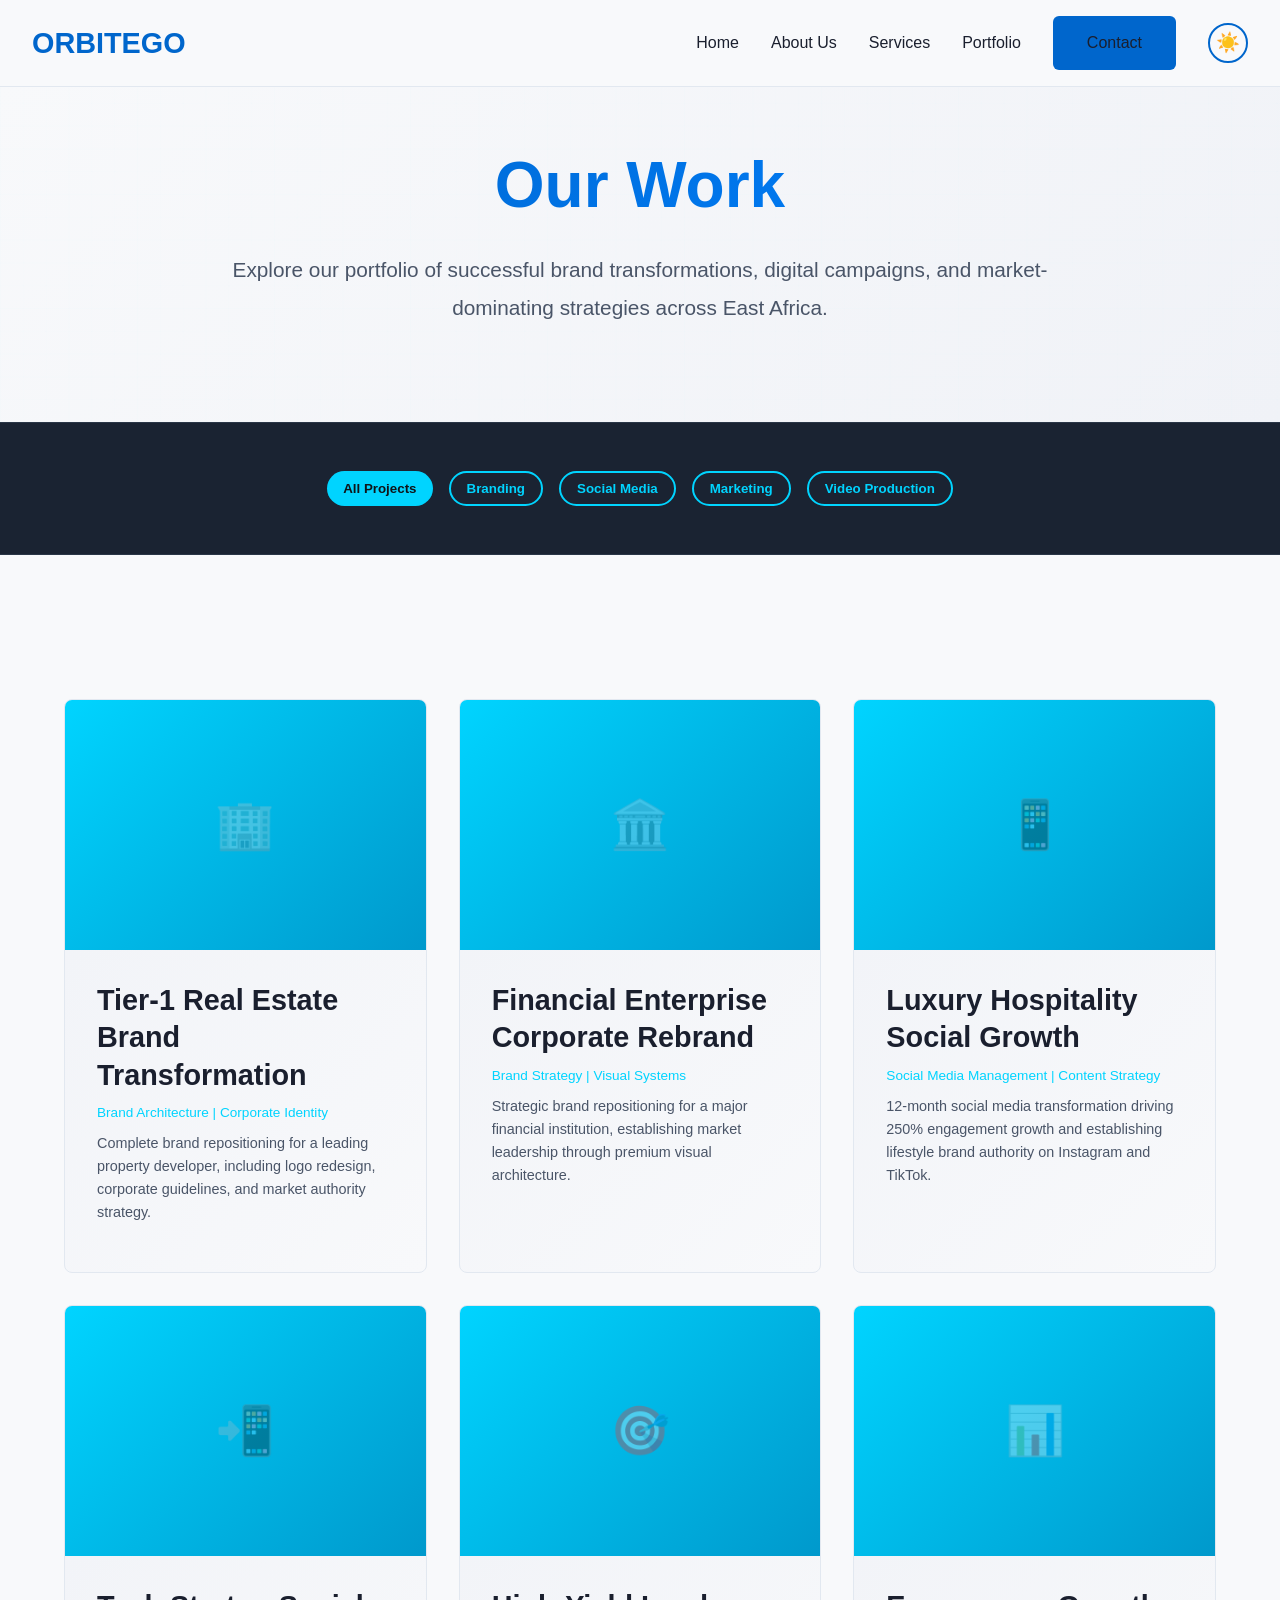
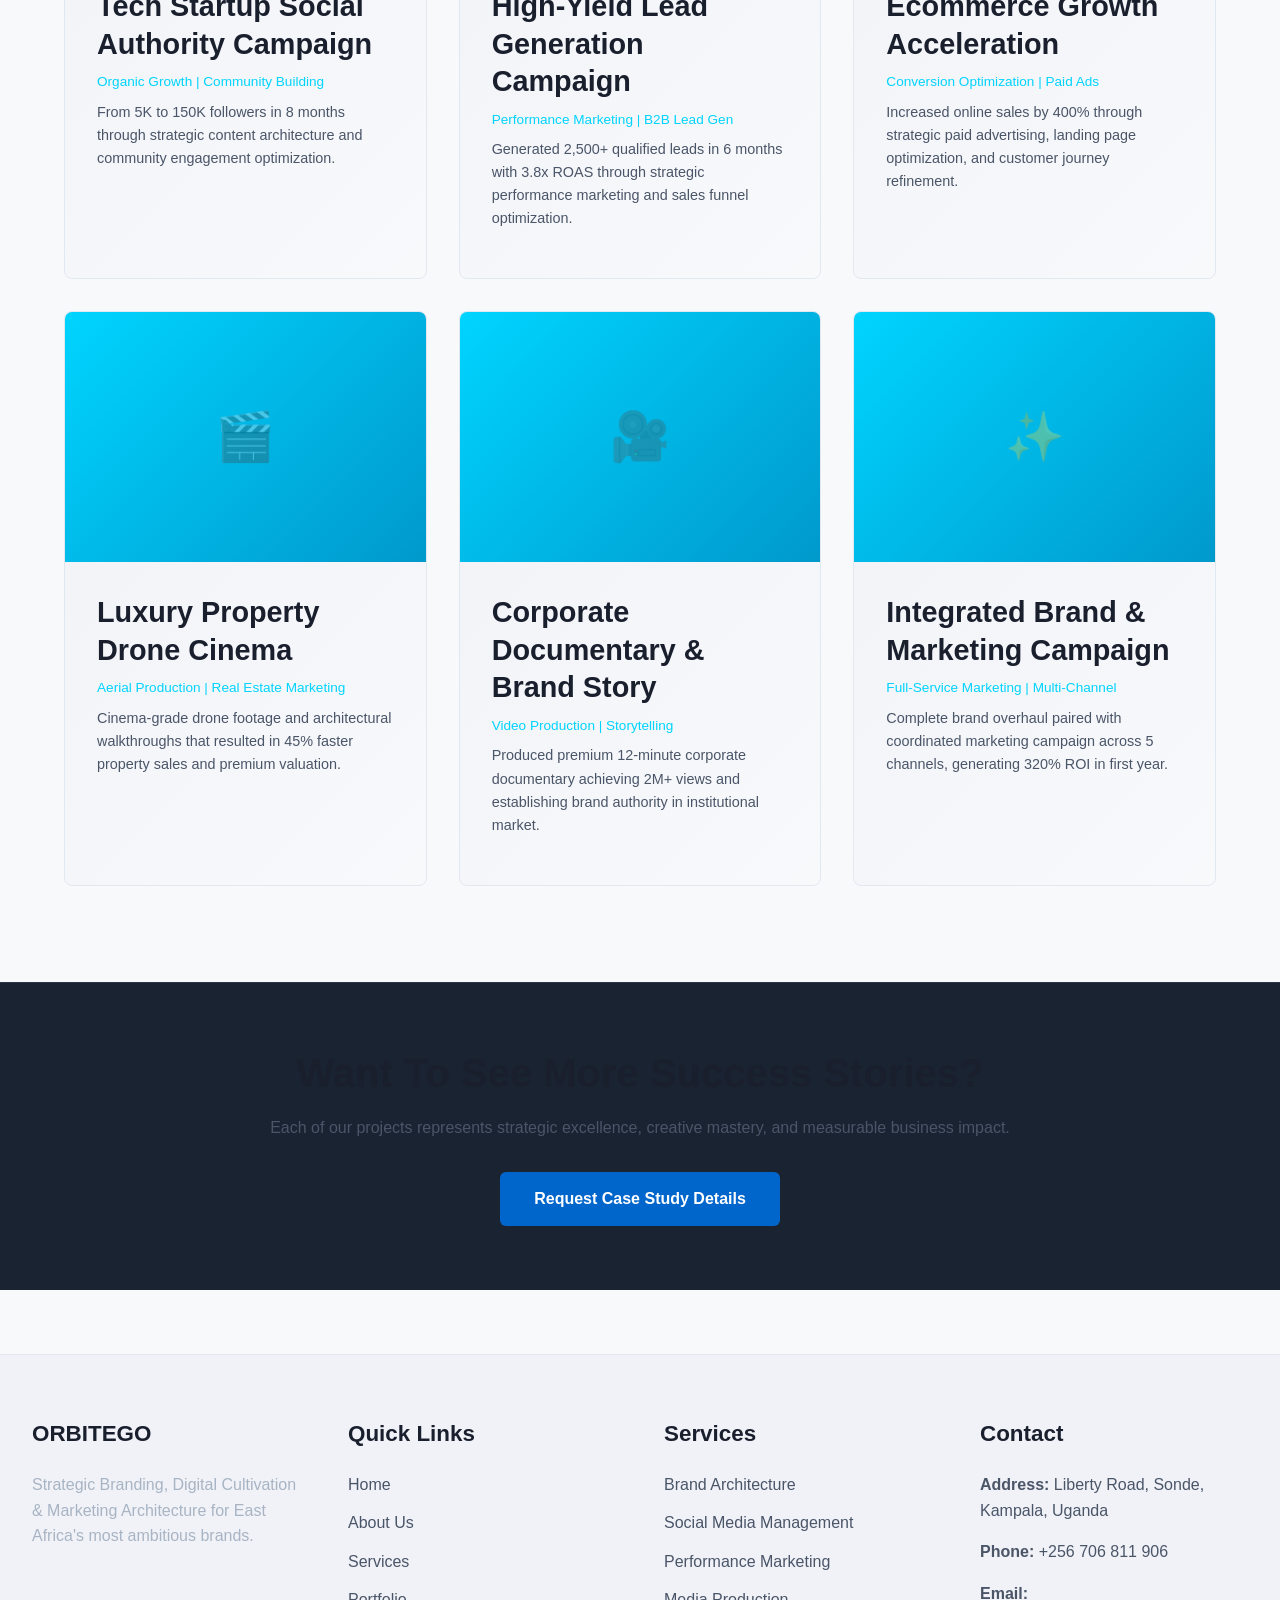
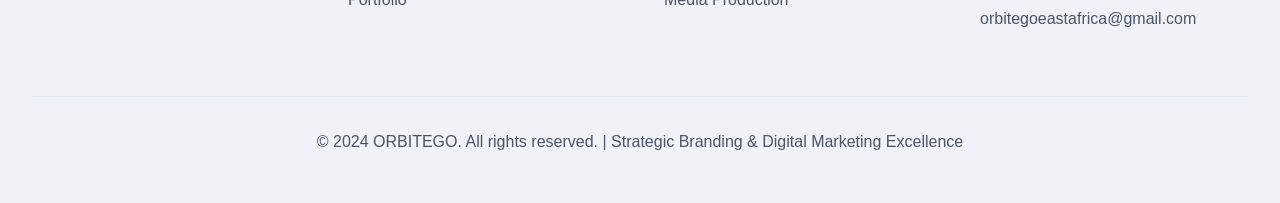
<file: pages/portfolio.html>
<!DOCTYPE html>
<html lang="en">
<head>
  <meta charset="UTF-8">
  <meta name="viewport" content="width=device-width, initial-scale=1.0">
  <meta name="description" content="ORBITEGO Portfolio - Case studies and work examples from our successful brand transformations and digital campaigns.">
  <title>Portfolio | ORBITEGO</title>
  <link rel="stylesheet" href="../assets/css/style.css">
</head>
<body>
  <!-- Navigation -->
  <nav>
    <div class="nav-container">
      <a href="../index.html" class="logo">ORBITEGO</a>
      <ul class="nav-links">
        <li><a href="../index.html">Home</a></li>
        <li><a href="about.html">About Us</a></li>
        <li><a href="services.html">Services</a></li>
        <li><a href="portfolio.html">Portfolio</a></li>
        <li><a href="contact.html" class="btn btn-primary">Contact</a></li>
        <li>
          <button id="theme-toggle" class="theme-toggle" aria-label="Toggle dark mode">
            <span class="theme-icon">🌙</span>
          </button>
        </li>
      </ul>
      <div class="hamburger">
        <span></span>
        <span></span>
        <span></span>
      </div>
    </div>
  </nav>

  <!-- Hero Section -->
  <section class="hero" style="margin-top: 80px; min-height: auto; padding: 4rem 2rem;">
    <div class="hero-content">
      <h1>Our Work</h1>
      <p>Explore our portfolio of successful brand transformations, digital campaigns, and market-dominating strategies across East Africa.</p>
    </div>
  </section>

  <!-- Filter Section -->
  <section style="background-color: #1a2332; border-top: 1px solid #2a3647; border-bottom: 1px solid #2a3647; padding: 3rem 2rem;">
    <div class="container">
      <div style="display: flex; justify-content: center; gap: 1rem; flex-wrap: wrap;">
        <button style="padding: 8px 16px; background-color: #00d4ff; color: #0f1419; border: none; border-radius: 20px; cursor: pointer; font-weight: 600; transition: all 0.3s ease;" onclick="filterPortfolio('all')">All Projects</button>
        <button style="padding: 8px 16px; background-color: transparent; color: #00d4ff; border: 2px solid #00d4ff; border-radius: 20px; cursor: pointer; font-weight: 600; transition: all 0.3s ease;" onclick="filterPortfolio('branding')">Branding</button>
        <button style="padding: 8px 16px; background-color: transparent; color: #00d4ff; border: 2px solid #00d4ff; border-radius: 20px; cursor: pointer; font-weight: 600; transition: all 0.3s ease;" onclick="filterPortfolio('social')">Social Media</button>
        <button style="padding: 8px 16px; background-color: transparent; color: #00d4ff; border: 2px solid #00d4ff; border-radius: 20px; cursor: pointer; font-weight: 600; transition: all 0.3s ease;" onclick="filterPortfolio('marketing')">Marketing</button>
        <button style="padding: 8px 16px; background-color: transparent; color: #00d4ff; border: 2px solid #00d4ff; border-radius: 20px; cursor: pointer; font-weight: 600; transition: all 0.3s ease;" onclick="filterPortfolio('video')">Video Production</button>
      </div>
    </div>
  </section>

  <!-- Portfolio Grid -->
  <section>
    <div class="container">
      <div class="portfolio-grid" id="portfolioGrid">
        <!-- Branding Project 1 -->
        <div class="portfolio-item" data-category="branding" style="cursor: pointer;">
          <div class="portfolio-image" style="background: linear-gradient(135deg, #00d4ff 0%, #0099cc 100%); display: flex; align-items: center; justify-content: center; font-size: 3rem;">
            🏢
          </div>
          <div class="portfolio-content">
            <h3>Tier-1 Real Estate Brand Transformation</h3>
            <p style="font-size: 0.85rem; color: #00d4ff; margin-bottom: 0.5rem;">Brand Architecture | Corporate Identity</p>
            <p>Complete brand repositioning for a leading property developer, including logo redesign, corporate guidelines, and market authority strategy.</p>
          </div>
        </div>

        <!-- Branding Project 2 -->
        <div class="portfolio-item" data-category="branding" style="cursor: pointer;">
          <div class="portfolio-image" style="background: linear-gradient(135deg, #00d4ff 0%, #0099cc 100%); display: flex; align-items: center; justify-content: center; font-size: 3rem;">
            🏛️
          </div>
          <div class="portfolio-content">
            <h3>Financial Enterprise Corporate Rebrand</h3>
            <p style="font-size: 0.85rem; color: #00d4ff; margin-bottom: 0.5rem;">Brand Strategy | Visual Systems</p>
            <p>Strategic brand repositioning for a major financial institution, establishing market leadership through premium visual architecture.</p>
          </div>
        </div>

        <!-- Social Media Project 1 -->
        <div class="portfolio-item" data-category="social" style="cursor: pointer;">
          <div class="portfolio-image" style="background: linear-gradient(135deg, #00d4ff 0%, #0099cc 100%); display: flex; align-items: center; justify-content: center; font-size: 3rem;">
            📱
          </div>
          <div class="portfolio-content">
            <h3>Luxury Hospitality Social Growth</h3>
            <p style="font-size: 0.85rem; color: #00d4ff; margin-bottom: 0.5rem;">Social Media Management | Content Strategy</p>
            <p>12-month social media transformation driving 250% engagement growth and establishing lifestyle brand authority on Instagram and TikTok.</p>
          </div>
        </div>

        <!-- Social Media Project 2 -->
        <div class="portfolio-item" data-category="social" style="cursor: pointer;">
          <div class="portfolio-image" style="background: linear-gradient(135deg, #00d4ff 0%, #0099cc 100%); display: flex; align-items: center; justify-content: center; font-size: 3rem;">
            📲
          </div>
          <div class="portfolio-content">
            <h3>Tech Startup Social Authority Campaign</h3>
            <p style="font-size: 0.85rem; color: #00d4ff; margin-bottom: 0.5rem;">Organic Growth | Community Building</p>
            <p>From 5K to 150K followers in 8 months through strategic content architecture and community engagement optimization.</p>
          </div>
        </div>

        <!-- Marketing Project 1 -->
        <div class="portfolio-item" data-category="marketing" style="cursor: pointer;">
          <div class="portfolio-image" style="background: linear-gradient(135deg, #00d4ff 0%, #0099cc 100%); display: flex; align-items: center; justify-content: center; font-size: 3rem;">
            🎯
          </div>
          <div class="portfolio-content">
            <h3>High-Yield Lead Generation Campaign</h3>
            <p style="font-size: 0.85rem; color: #00d4ff; margin-bottom: 0.5rem;">Performance Marketing | B2B Lead Gen</p>
            <p>Generated 2,500+ qualified leads in 6 months with 3.8x ROAS through strategic performance marketing and sales funnel optimization.</p>
          </div>
        </div>

        <!-- Marketing Project 2 -->
        <div class="portfolio-item" data-category="marketing" style="cursor: pointer;">
          <div class="portfolio-image" style="background: linear-gradient(135deg, #00d4ff 0%, #0099cc 100%); display: flex; align-items: center; justify-content: center; font-size: 3rem;">
            📊
          </div>
          <div class="portfolio-content">
            <h3>Ecommerce Growth Acceleration</h3>
            <p style="font-size: 0.85rem; color: #00d4ff; margin-bottom: 0.5rem;">Conversion Optimization | Paid Ads</p>
            <p>Increased online sales by 400% through strategic paid advertising, landing page optimization, and customer journey refinement.</p>
          </div>
        </div>

        <!-- Video Production Project 1 -->
        <div class="portfolio-item" data-category="video" style="cursor: pointer;">
          <div class="portfolio-image" style="background: linear-gradient(135deg, #00d4ff 0%, #0099cc 100%); display: flex; align-items: center; justify-content: center; font-size: 3rem;">
            🎬
          </div>
          <div class="portfolio-content">
            <h3>Luxury Property Drone Cinema</h3>
            <p style="font-size: 0.85rem; color: #00d4ff; margin-bottom: 0.5rem;">Aerial Production | Real Estate Marketing</p>
            <p>Cinema-grade drone footage and architectural walkthroughs that resulted in 45% faster property sales and premium valuation.</p>
          </div>
        </div>

        <!-- Video Production Project 2 -->
        <div class="portfolio-item" data-category="video" style="cursor: pointer;">
          <div class="portfolio-image" style="background: linear-gradient(135deg, #00d4ff 0%, #0099cc 100%); display: flex; align-items: center; justify-content: center; font-size: 3rem;">
            🎥
          </div>
          <div class="portfolio-content">
            <h3>Corporate Documentary & Brand Story</h3>
            <p style="font-size: 0.85rem; color: #00d4ff; margin-bottom: 0.5rem;">Video Production | Storytelling</p>
            <p>Produced premium 12-minute corporate documentary achieving 2M+ views and establishing brand authority in institutional market.</p>
          </div>
        </div>

        <!-- Additional Portfolio Item -->
        <div class="portfolio-item" data-category="branding" style="cursor: pointer;">
          <div class="portfolio-image" style="background: linear-gradient(135deg, #00d4ff 0%, #0099cc 100%); display: flex; align-items: center; justify-content: center; font-size: 3rem;">
            ✨
          </div>
          <div class="portfolio-content">
            <h3>Integrated Brand & Marketing Campaign</h3>
            <p style="font-size: 0.85rem; color: #00d4ff; margin-bottom: 0.5rem;">Full-Service Marketing | Multi-Channel</p>
            <p>Complete brand overhaul paired with coordinated marketing campaign across 5 channels, generating 320% ROI in first year.</p>
          </div>
        </div>
      </div>
    </div>
  </section>

  <!-- Case Studies CTA -->
  <section style="background-color: #1a2332; border-top: 1px solid #2a3647; text-align: center; padding: 4rem 2rem;">
    <div class="container">
      <h2 style="margin-bottom: 1rem;">Want To See More Success Stories?</h2>
      <p style="margin-bottom: 2rem;">Each of our projects represents strategic excellence, creative mastery, and measurable business impact.</p>
      <a href="contact.html" class="btn btn-primary">Request Case Study Details</a>
    </div>
  </section>

  <!-- Footer -->
  <footer>
    <div class="footer-content">
      <div class="footer-section">
        <h4>ORBITEGO</h4>
        <p style="color: #a8b4c4;">Strategic Branding, Digital Cultivation & Marketing Architecture for East Africa's most ambitious brands.</p>
      </div>

      <div class="footer-section">
        <h4>Quick Links</h4>
        <ul>
          <li><a href="../index.html">Home</a></li>
          <li><a href="about.html">About Us</a></li>
          <li><a href="services.html">Services</a></li>
          <li><a href="portfolio.html">Portfolio</a></li>
        </ul>
      </div>

      <div class="footer-section">
        <h4>Services</h4>
        <ul>
          <li><a href="services.html">Brand Architecture</a></li>
          <li><a href="services.html">Social Media Management</a></li>
          <li><a href="services.html">Performance Marketing</a></li>
          <li><a href="services.html">Media Production</a></li>
        </ul>
      </div>

      <div class="footer-section">
        <h4>Contact</h4>
        <p><strong>Address:</strong> Liberty Road, Sonde, Kampala, Uganda</p>
        <p><strong>Phone:</strong> <a href="tel:+256706811906">+256 706 811 906</a></p>
        <p><strong>Email:</strong> <a href="mailto:orbitegoeastafrica@gmail.com">orbitegoeastafrica@gmail.com</a></p>
      </div>
    </div>

    <div class="footer-bottom">
      <p>&copy; 2024 ORBITEGO. All rights reserved. | Strategic Branding & Digital Marketing Excellence</p>
    </div>
  </footer>

  <script src="../assets/js/script.js"></script>
  <script>
    function filterPortfolio(category) {
      const items = document.querySelectorAll('[data-category]');
      const buttons = document.querySelectorAll('button');

      // Update button styles
      buttons.forEach(btn => {
        btn.style.backgroundColor = 'transparent';
        btn.style.color = '#00d4ff';
        btn.style.borderColor = '#00d4ff';
      });
      event.target.style.backgroundColor = '#00d4ff';
      event.target.style.color = '#0f1419';
      event.target.style.borderColor = '#00d4ff';

      // Filter items
      items.forEach(item => {
        if (category === 'all' || item.dataset.category === category) {
          item.style.display = 'block';
          setTimeout(() => {
            item.style.opacity = '1';
            item.style.transform = 'translateY(0)';
          }, 10);
        } else {
          item.style.opacity = '0';
          item.style.transform = 'translateY(20px)';
          setTimeout(() => {
            item.style.display = 'none';
          }, 300);
        }
      });
    }
  </script>
</body>
</html>
</file>
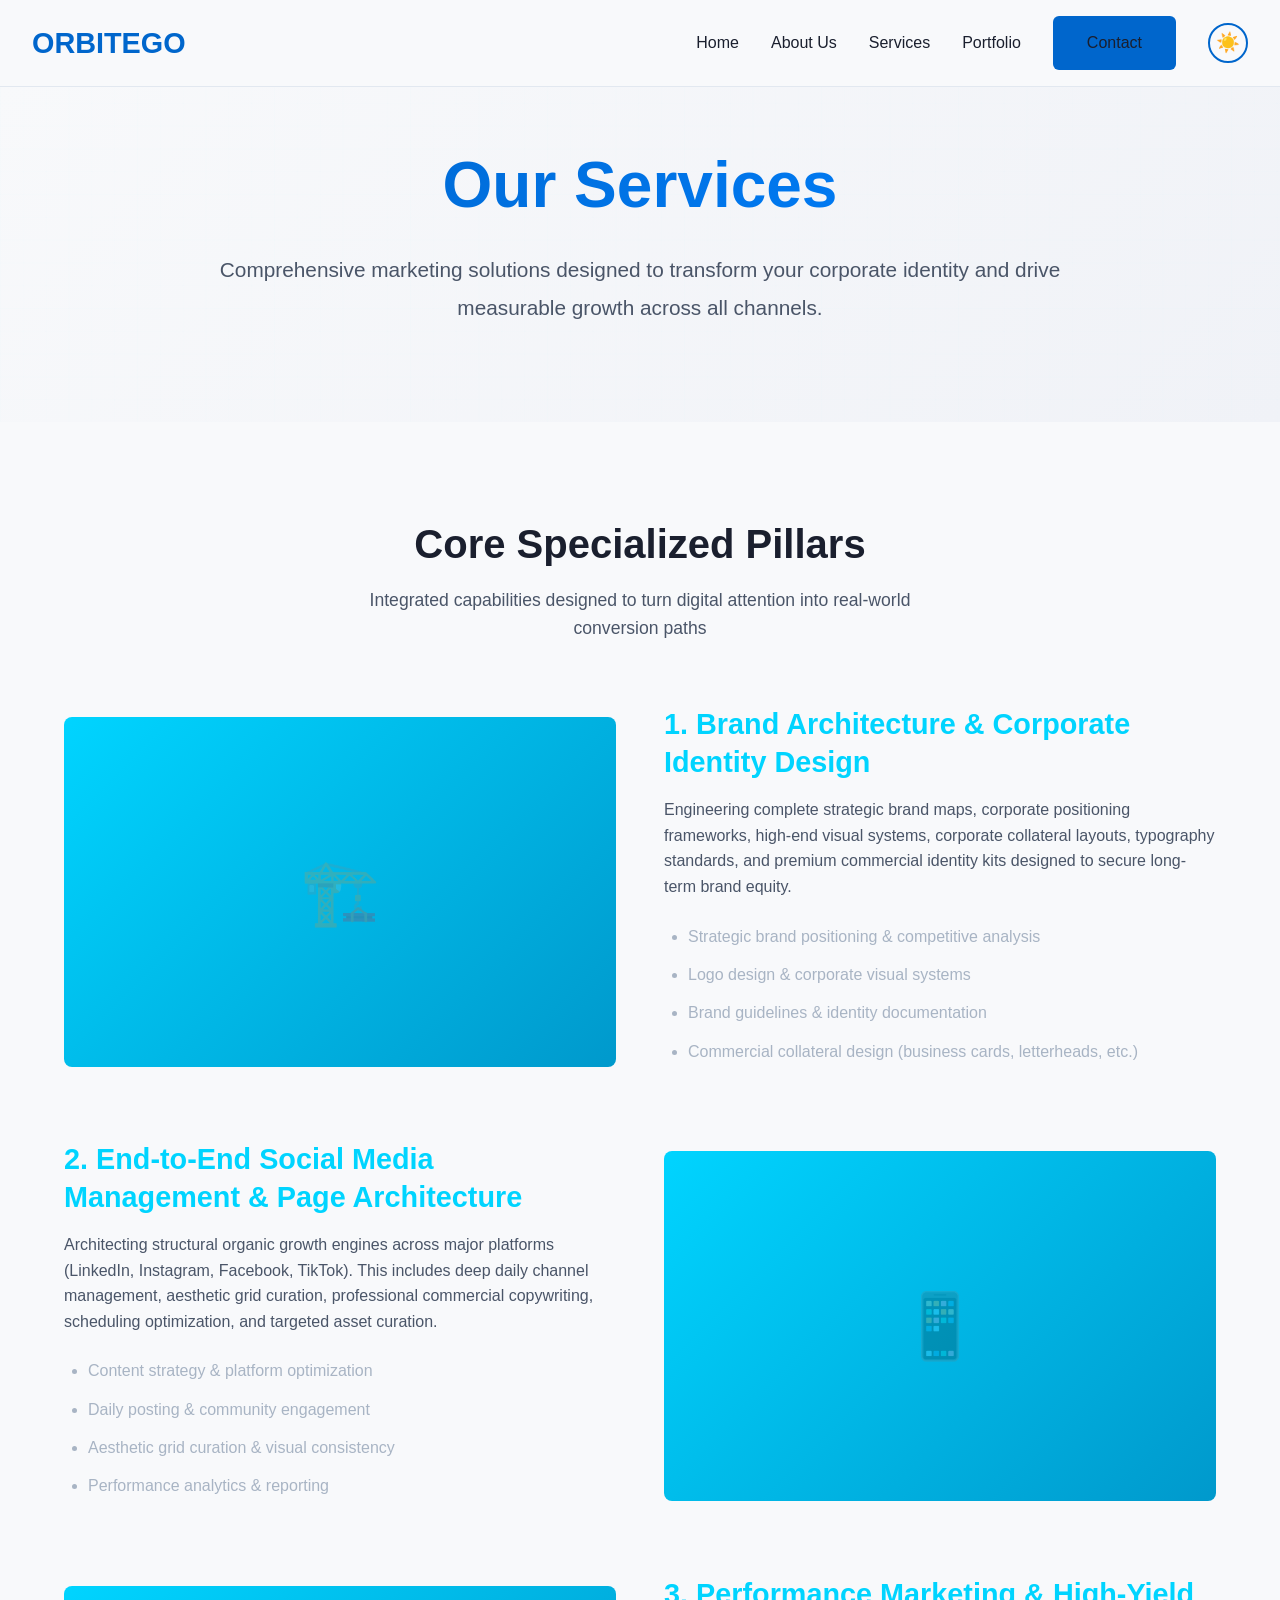
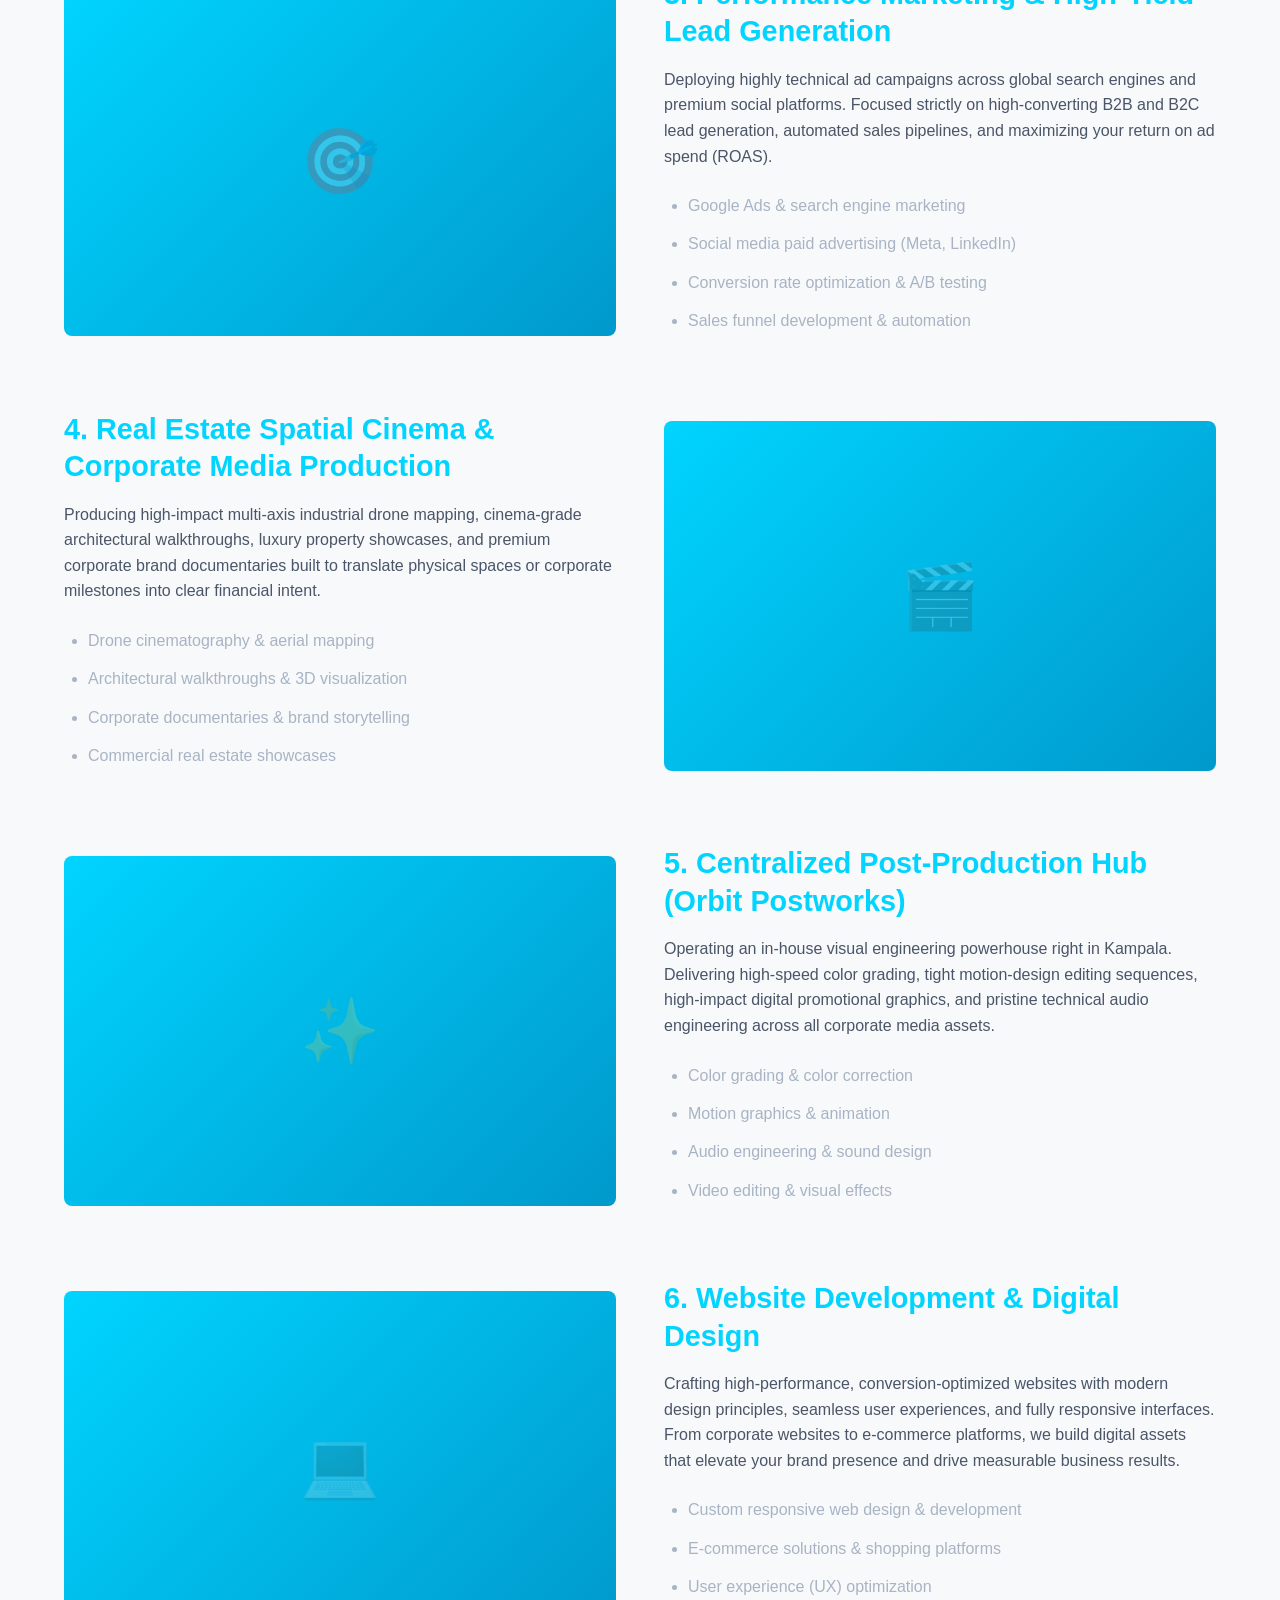
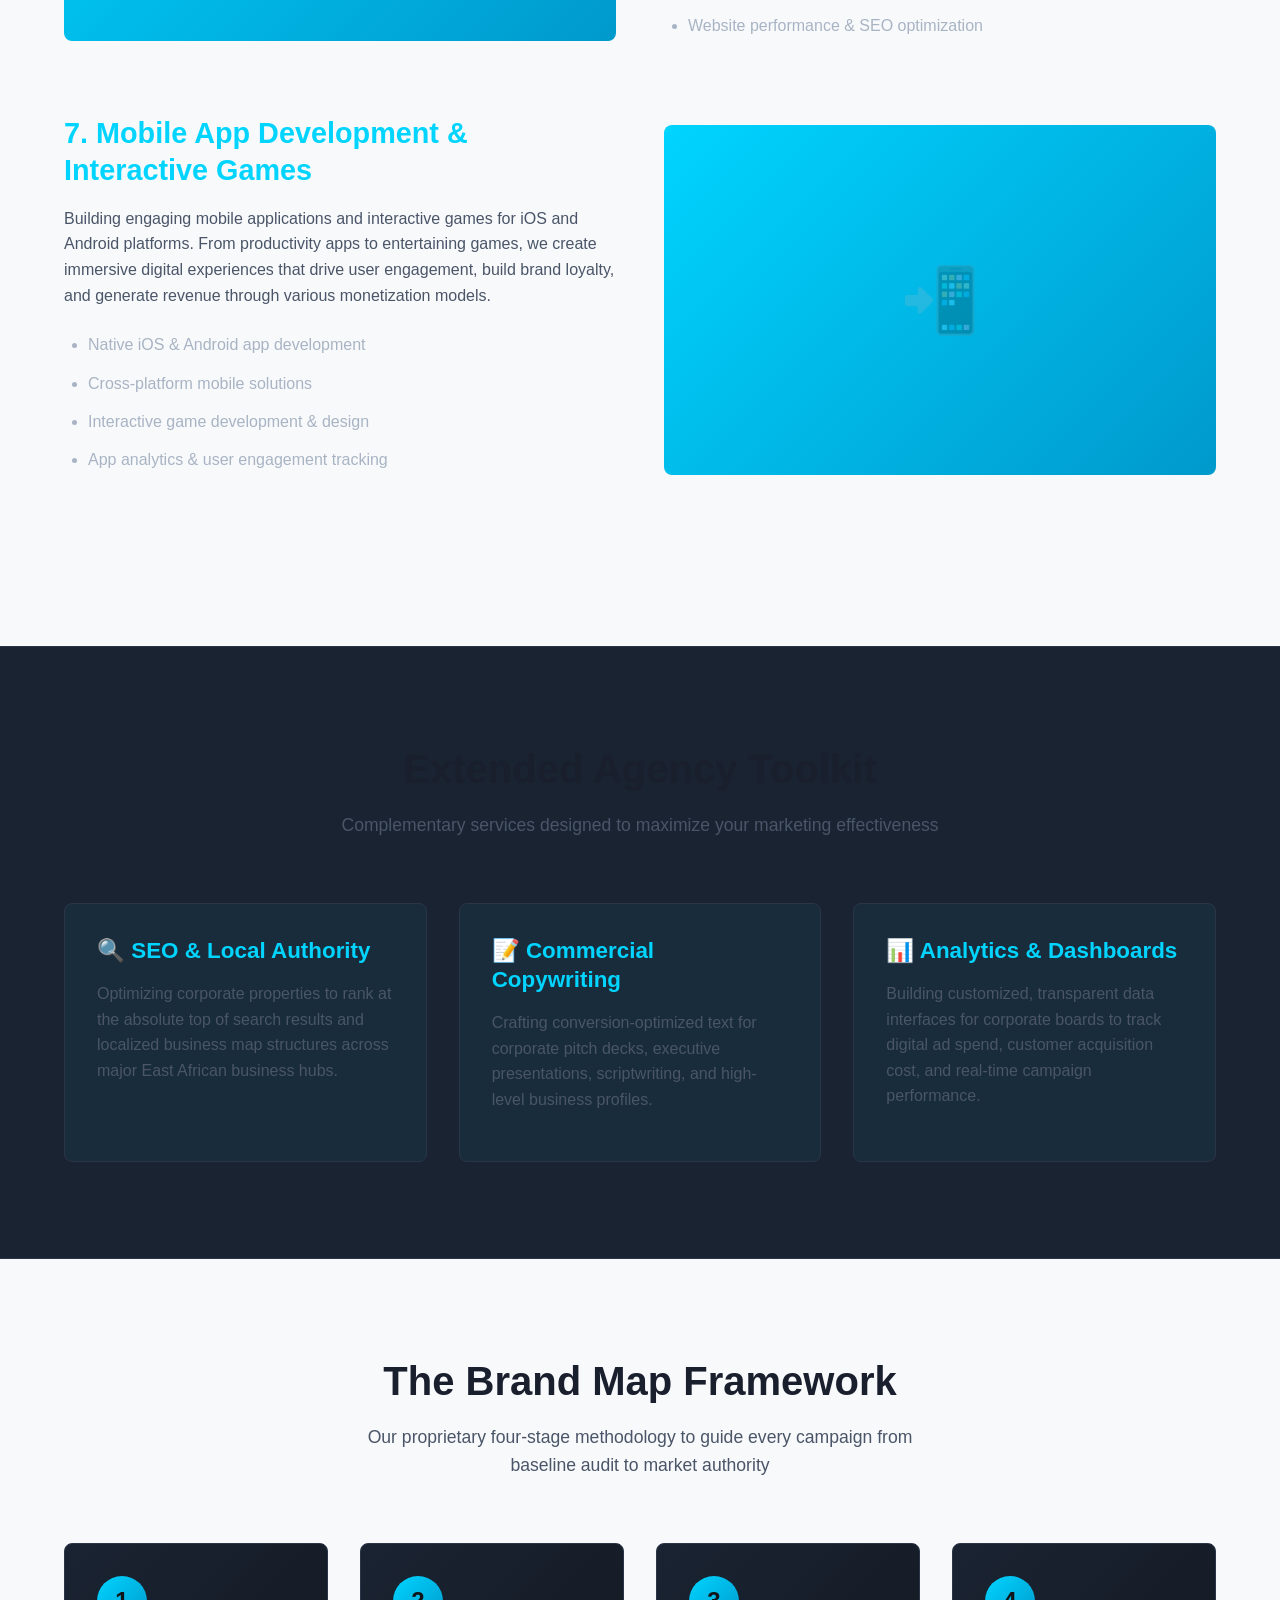
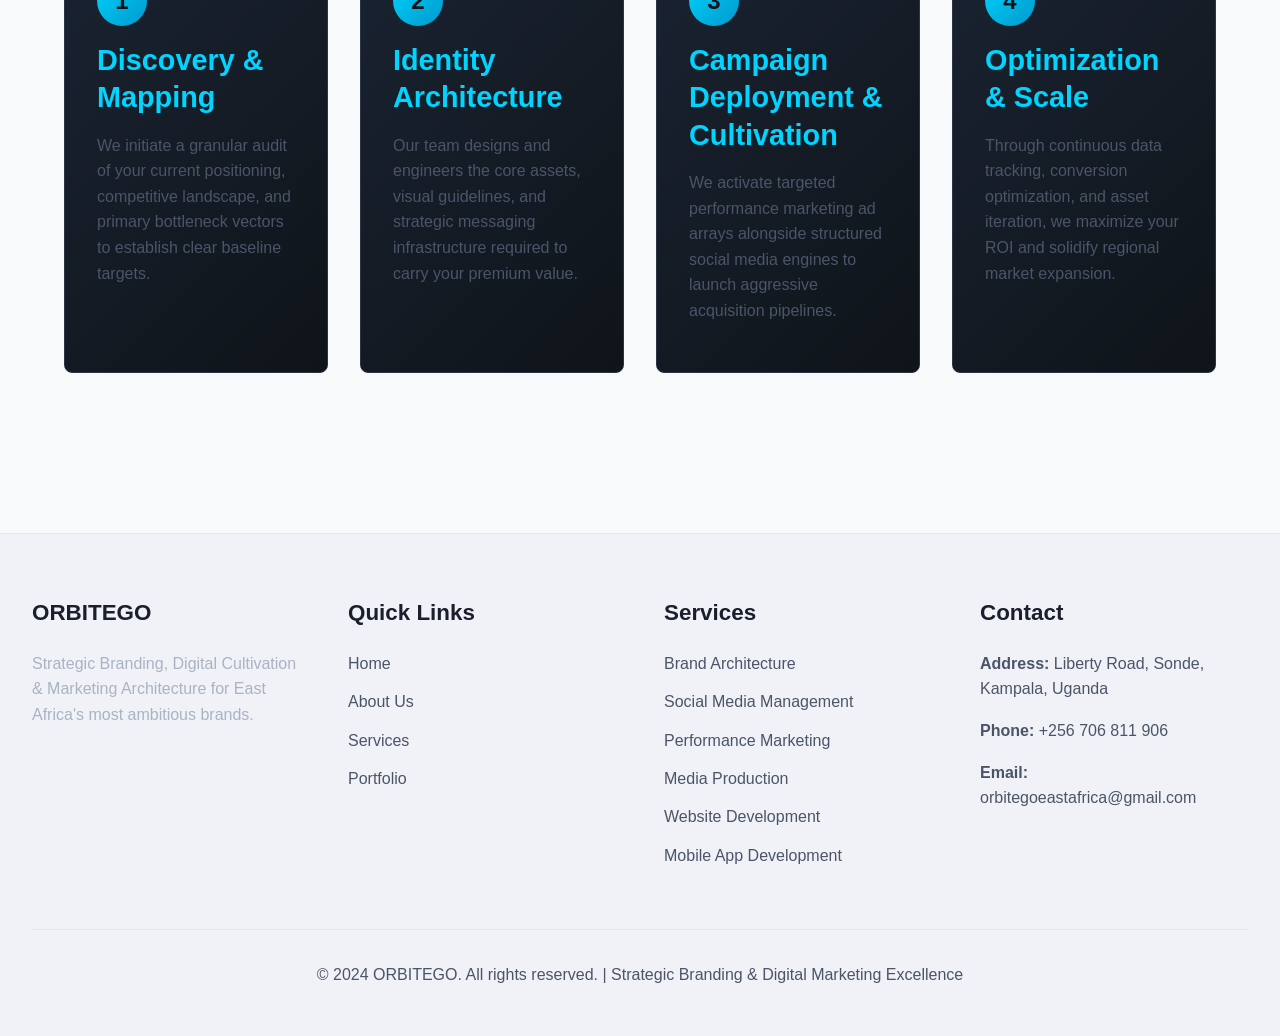
<file: pages/services.html>
<!DOCTYPE html>
<html lang="en">
<head>
  <meta charset="UTF-8">
  <meta name="viewport" content="width=device-width, initial-scale=1.0">
  <meta name="description" content="ORBITEGO Services - Brand Architecture, Social Media Management, Performance Marketing, Media Production, and more.">
  <title>Services | ORBITEGO</title>
  <link rel="stylesheet" href="../assets/css/style.css">
</head>
<body>
  <!-- Navigation -->
  <nav>
    <div class="nav-container">
      <a href="../index.html" class="logo">ORBITEGO</a>
      <ul class="nav-links">
        <li><a href="../index.html">Home</a></li>
        <li><a href="about.html">About Us</a></li>
        <li><a href="services.html">Services</a></li>
        <li><a href="portfolio.html">Portfolio</a></li>
        <li><a href="contact.html" class="btn btn-primary">Contact</a></li>
        <li>
          <button id="theme-toggle" class="theme-toggle" aria-label="Toggle dark mode">
            <span class="theme-icon">🌙</span>
          </button>
        </li>
      </ul>
      <div class="hamburger">
        <span></span>
        <span></span>
        <span></span>
      </div>
    </div>
  </nav>

  <!-- Hero Section -->
  <section class="hero" style="margin-top: 80px; min-height: auto; padding: 4rem 2rem;">
    <div class="hero-content">
      <h1>Our Services</h1>
      <p>Comprehensive marketing solutions designed to transform your corporate identity and drive measurable growth across all channels.</p>
    </div>
  </section>

  <!-- Core Pillars -->
  <section>
    <div class="container">
      <div class="section-title">
        <h2>Core Specialized Pillars</h2>
        <p>Integrated capabilities designed to turn digital attention into real-world conversion paths</p>
      </div>

      <!-- Pillar 1 -->
      <div style="display: grid; grid-template-columns: 1fr 1fr; gap: 3rem; align-items: center; margin-bottom: 4rem;">
        <div style="background: linear-gradient(135deg, #00d4ff 0%, #0099cc 100%); height: 350px; border-radius: 8px; display: flex; align-items: center; justify-content: center; color: rgba(15, 20, 25, 0.2); font-size: 4rem;">
          🏗️
        </div>
        <div>
          <h3 style="color: #00d4ff; margin-bottom: 1rem;">1. Brand Architecture & Corporate Identity Design</h3>
          <p>Engineering complete strategic brand maps, corporate positioning frameworks, high-end visual systems, corporate collateral layouts, typography standards, and premium commercial identity kits designed to secure long-term brand equity.</p>
          <ul style="margin-top: 1.5rem; padding-left: 1.5rem;">
            <li style="margin-bottom: 0.8rem; color: #a8b4c4;">Strategic brand positioning & competitive analysis</li>
            <li style="margin-bottom: 0.8rem; color: #a8b4c4;">Logo design & corporate visual systems</li>
            <li style="margin-bottom: 0.8rem; color: #a8b4c4;">Brand guidelines & identity documentation</li>
            <li style="margin-bottom: 0.8rem; color: #a8b4c4;">Commercial collateral design (business cards, letterheads, etc.)</li>
          </ul>
        </div>
      </div>

      <!-- Pillar 2 -->
      <div style="display: grid; grid-template-columns: 1fr 1fr; gap: 3rem; align-items: center; margin-bottom: 4rem;">
        <div>
          <h3 style="color: #00d4ff; margin-bottom: 1rem;">2. End-to-End Social Media Management & Page Architecture</h3>
          <p>Architecting structural organic growth engines across major platforms (LinkedIn, Instagram, Facebook, TikTok). This includes deep daily channel management, aesthetic grid curation, professional commercial copywriting, scheduling optimization, and targeted asset curation.</p>
          <ul style="margin-top: 1.5rem; padding-left: 1.5rem;">
            <li style="margin-bottom: 0.8rem; color: #a8b4c4;">Content strategy & platform optimization</li>
            <li style="margin-bottom: 0.8rem; color: #a8b4c4;">Daily posting & community engagement</li>
            <li style="margin-bottom: 0.8rem; color: #a8b4c4;">Aesthetic grid curation & visual consistency</li>
            <li style="margin-bottom: 0.8rem; color: #a8b4c4;">Performance analytics & reporting</li>
          </ul>
        </div>
        <div style="background: linear-gradient(135deg, #00d4ff 0%, #0099cc 100%); height: 350px; border-radius: 8px; display: flex; align-items: center; justify-content: center; color: rgba(15, 20, 25, 0.2); font-size: 4rem;">
          📱
        </div>
      </div>

      <!-- Pillar 3 -->
      <div style="display: grid; grid-template-columns: 1fr 1fr; gap: 3rem; align-items: center; margin-bottom: 4rem;">
        <div style="background: linear-gradient(135deg, #00d4ff 0%, #0099cc 100%); height: 350px; border-radius: 8px; display: flex; align-items: center; justify-content: center; color: rgba(15, 20, 25, 0.2); font-size: 4rem;">
          🎯
        </div>
        <div>
          <h3 style="color: #00d4ff; margin-bottom: 1rem;">3. Performance Marketing & High-Yield Lead Generation</h3>
          <p>Deploying highly technical ad campaigns across global search engines and premium social platforms. Focused strictly on high-converting B2B and B2C lead generation, automated sales pipelines, and maximizing your return on ad spend (ROAS).</p>
          <ul style="margin-top: 1.5rem; padding-left: 1.5rem;">
            <li style="margin-bottom: 0.8rem; color: #a8b4c4;">Google Ads & search engine marketing</li>
            <li style="margin-bottom: 0.8rem; color: #a8b4c4;">Social media paid advertising (Meta, LinkedIn)</li>
            <li style="margin-bottom: 0.8rem; color: #a8b4c4;">Conversion rate optimization & A/B testing</li>
            <li style="margin-bottom: 0.8rem; color: #a8b4c4;">Sales funnel development & automation</li>
          </ul>
        </div>
      </div>

      <!-- Pillar 4 -->
      <div style="display: grid; grid-template-columns: 1fr 1fr; gap: 3rem; align-items: center; margin-bottom: 4rem;">
        <div>
          <h3 style="color: #00d4ff; margin-bottom: 1rem;">4. Real Estate Spatial Cinema & Corporate Media Production</h3>
          <p>Producing high-impact multi-axis industrial drone mapping, cinema-grade architectural walkthroughs, luxury property showcases, and premium corporate brand documentaries built to translate physical spaces or corporate milestones into clear financial intent.</p>
          <ul style="margin-top: 1.5rem; padding-left: 1.5rem;">
            <li style="margin-bottom: 0.8rem; color: #a8b4c4;">Drone cinematography & aerial mapping</li>
            <li style="margin-bottom: 0.8rem; color: #a8b4c4;">Architectural walkthroughs & 3D visualization</li>
            <li style="margin-bottom: 0.8rem; color: #a8b4c4;">Corporate documentaries & brand storytelling</li>
            <li style="margin-bottom: 0.8rem; color: #a8b4c4;">Commercial real estate showcases</li>
          </ul>
        </div>
        <div style="background: linear-gradient(135deg, #00d4ff 0%, #0099cc 100%); height: 350px; border-radius: 8px; display: flex; align-items: center; justify-content: center; color: rgba(15, 20, 25, 0.2); font-size: 4rem;">
          🎬
        </div>
      </div>

      <!-- Pillar 5 -->
      <div style="display: grid; grid-template-columns: 1fr 1fr; gap: 3rem; align-items: center; margin-bottom: 4rem;">
        <div style="background: linear-gradient(135deg, #00d4ff 0%, #0099cc 100%); height: 350px; border-radius: 8px; display: flex; align-items: center; justify-content: center; color: rgba(15, 20, 25, 0.2); font-size: 4rem;">
          ✨
        </div>
        <div>
          <h3 style="color: #00d4ff; margin-bottom: 1rem;">5. Centralized Post-Production Hub (Orbit Postworks)</h3>
          <p>Operating an in-house visual engineering powerhouse right in Kampala. Delivering high-speed color grading, tight motion-design editing sequences, high-impact digital promotional graphics, and pristine technical audio engineering across all corporate media assets.</p>
          <ul style="margin-top: 1.5rem; padding-left: 1.5rem;">
            <li style="margin-bottom: 0.8rem; color: #a8b4c4;">Color grading & color correction</li>
            <li style="margin-bottom: 0.8rem; color: #a8b4c4;">Motion graphics & animation</li>
            <li style="margin-bottom: 0.8rem; color: #a8b4c4;">Audio engineering & sound design</li>
            <li style="margin-bottom: 0.8rem; color: #a8b4c4;">Video editing & visual effects</li>
          </ul>
        </div>
      </div>

      <!-- Pillar 6 -->
      <div style="display: grid; grid-template-columns: 1fr 1fr; gap: 3rem; align-items: center; margin-bottom: 4rem;">
        <div style="background: linear-gradient(135deg, #00d4ff 0%, #0099cc 100%); height: 350px; border-radius: 8px; display: flex; align-items: center; justify-content: center; color: rgba(15, 20, 25, 0.2); font-size: 4rem;">
          💻
        </div>
        <div>
          <h3 style="color: #00d4ff; margin-bottom: 1rem;">6. Website Development & Digital Design</h3>
          <p>Crafting high-performance, conversion-optimized websites with modern design principles, seamless user experiences, and fully responsive interfaces. From corporate websites to e-commerce platforms, we build digital assets that elevate your brand presence and drive measurable business results.</p>
          <ul style="margin-top: 1.5rem; padding-left: 1.5rem;">
            <li style="margin-bottom: 0.8rem; color: #a8b4c4;">Custom responsive web design & development</li>
            <li style="margin-bottom: 0.8rem; color: #a8b4c4;">E-commerce solutions & shopping platforms</li>
            <li style="margin-bottom: 0.8rem; color: #a8b4c4;">User experience (UX) optimization</li>
            <li style="margin-bottom: 0.8rem; color: #a8b4c4;">Website performance & SEO optimization</li>
          </ul>
        </div>
      </div>

      <!-- Pillar 7 -->
      <div style="display: grid; grid-template-columns: 1fr 1fr; gap: 3rem; align-items: center; margin-bottom: 4rem;">
        <div>
          <h3 style="color: #00d4ff; margin-bottom: 1rem;">7. Mobile App Development & Interactive Games</h3>
          <p>Building engaging mobile applications and interactive games for iOS and Android platforms. From productivity apps to entertaining games, we create immersive digital experiences that drive user engagement, build brand loyalty, and generate revenue through various monetization models.</p>
          <ul style="margin-top: 1.5rem; padding-left: 1.5rem;">
            <li style="margin-bottom: 0.8rem; color: #a8b4c4;">Native iOS & Android app development</li>
            <li style="margin-bottom: 0.8rem; color: #a8b4c4;">Cross-platform mobile solutions</li>
            <li style="margin-bottom: 0.8rem; color: #a8b4c4;">Interactive game development & design</li>
            <li style="margin-bottom: 0.8rem; color: #a8b4c4;">App analytics & user engagement tracking</li>
          </ul>
        </div>
        <div style="background: linear-gradient(135deg, #00d4ff 0%, #0099cc 100%); height: 350px; border-radius: 8px; display: flex; align-items: center; justify-content: center; color: rgba(15, 20, 25, 0.2); font-size: 4rem;">
          📲
        </div>
      </div>
    </div>
  </section>
  <section style="background-color: #1a2332; border-top: 1px solid #2a3647; border-bottom: 1px solid #2a3647;">
    <div class="container">
      <div class="section-title">
        <h2>Extended Agency Toolkit</h2>
        <p>Complementary services designed to maximize your marketing effectiveness</p>
      </div>

      <div style="display: grid; grid-template-columns: repeat(auto-fit, minmax(280px, 1fr)); gap: 2rem;">
        <div style="background: rgba(0, 212, 255, 0.05); border: 1px solid #2a3647; border-radius: 8px; padding: 2rem;">
          <h4 style="color: #00d4ff; margin-bottom: 1rem;">🔍 SEO & Local Authority</h4>
          <p>Optimizing corporate properties to rank at the absolute top of search results and localized business map structures across major East African business hubs.</p>
        </div>

        <div style="background: rgba(0, 212, 255, 0.05); border: 1px solid #2a3647; border-radius: 8px; padding: 2rem;">
          <h4 style="color: #00d4ff; margin-bottom: 1rem;">📝 Commercial Copywriting</h4>
          <p>Crafting conversion-optimized text for corporate pitch decks, executive presentations, scriptwriting, and high-level business profiles.</p>
        </div>

        <div style="background: rgba(0, 212, 255, 0.05); border: 1px solid #2a3647; border-radius: 8px; padding: 2rem;">
          <h4 style="color: #00d4ff; margin-bottom: 1rem;">📊 Analytics & Dashboards</h4>
          <p>Building customized, transparent data interfaces for corporate boards to track digital ad spend, customer acquisition cost, and real-time campaign performance.</p>
        </div>
      </div>
    </div>
  </section>

  <!-- Methodology -->
  <section>
    <div class="container">
      <div class="section-title">
        <h2>The Brand Map Framework</h2>
        <p>Our proprietary four-stage methodology to guide every campaign from baseline audit to market authority</p>
      </div>

      <div style="display: grid; grid-template-columns: repeat(auto-fit, minmax(260px, 1fr)); gap: 2rem; margin-top: 3rem;">
        <div class="pillar-card" style="background: linear-gradient(135deg, #1a2332 0%, #0f1419 100%); border: 1px solid #2a3647; border-radius: 8px; padding: 2rem;">
          <div class="pillar-number" style="display: flex; width: 50px; height: 50px; align-items: center; justify-content: center; background: linear-gradient(135deg, #00d4ff, #0099cc); border-radius: 50%; color: #0f1419; font-size: 1.5rem; margin-bottom: 1rem; font-weight: 700;">1</div>
          <h3 style="color: #00d4ff; margin-bottom: 1rem;">Discovery & Mapping</h3>
          <p>We initiate a granular audit of your current positioning, competitive landscape, and primary bottleneck vectors to establish clear baseline targets.</p>
        </div>

        <div class="pillar-card" style="background: linear-gradient(135deg, #1a2332 0%, #0f1419 100%); border: 1px solid #2a3647; border-radius: 8px; padding: 2rem;">
          <div class="pillar-number" style="display: flex; width: 50px; height: 50px; align-items: center; justify-content: center; background: linear-gradient(135deg, #00d4ff, #0099cc); border-radius: 50%; color: #0f1419; font-size: 1.5rem; margin-bottom: 1rem; font-weight: 700;">2</div>
          <h3 style="color: #00d4ff; margin-bottom: 1rem;">Identity Architecture</h3>
          <p>Our team designs and engineers the core assets, visual guidelines, and strategic messaging infrastructure required to carry your premium value.</p>
        </div>

        <div class="pillar-card" style="background: linear-gradient(135deg, #1a2332 0%, #0f1419 100%); border: 1px solid #2a3647; border-radius: 8px; padding: 2rem;">
          <div class="pillar-number" style="display: flex; width: 50px; height: 50px; align-items: center; justify-content: center; background: linear-gradient(135deg, #00d4ff, #0099cc); border-radius: 50%; color: #0f1419; font-size: 1.5rem; margin-bottom: 1rem; font-weight: 700;">3</div>
          <h3 style="color: #00d4ff; margin-bottom: 1rem;">Campaign Deployment & Cultivation</h3>
          <p>We activate targeted performance marketing ad arrays alongside structured social media engines to launch aggressive acquisition pipelines.</p>
        </div>

        <div class="pillar-card" style="background: linear-gradient(135deg, #1a2332 0%, #0f1419 100%); border: 1px solid #2a3647; border-radius: 8px; padding: 2rem;">
          <div class="pillar-number" style="display: flex; width: 50px; height: 50px; align-items: center; justify-content: center; background: linear-gradient(135deg, #00d4ff, #0099cc); border-radius: 50%; color: #0f1419; font-size: 1.5rem; margin-bottom: 1rem; font-weight: 700;">4</div>
          <h3 style="color: #00d4ff; margin-bottom: 1rem;">Optimization & Scale</h3>
          <p>Through continuous data tracking, conversion optimization, and asset iteration, we maximize your ROI and solidify regional market expansion.</p>
        </div>
      </div>
    </div>
  </section>

  <!-- Footer -->
  <footer>
    <div class="footer-content">
      <div class="footer-section">
        <h4>ORBITEGO</h4>
        <p style="color: #a8b4c4;">Strategic Branding, Digital Cultivation & Marketing Architecture for East Africa's most ambitious brands.</p>
      </div>

      <div class="footer-section">
        <h4>Quick Links</h4>
        <ul>
          <li><a href="../index.html">Home</a></li>
          <li><a href="about.html">About Us</a></li>
          <li><a href="services.html">Services</a></li>
          <li><a href="portfolio.html">Portfolio</a></li>
        </ul>
      </div>

      <div class="footer-section">
        <h4>Services</h4>
        <ul>
          <li><a href="services.html">Brand Architecture</a></li>
          <li><a href="services.html">Social Media Management</a></li>
          <li><a href="services.html">Performance Marketing</a></li>
          <li><a href="services.html">Media Production</a></li>
          <li><a href="services.html">Website Development</a></li>
          <li><a href="services.html">Mobile App Development</a></li>
        </ul>
      </div>

      <div class="footer-section">
        <h4>Contact</h4>
        <p><strong>Address:</strong> Liberty Road, Sonde, Kampala, Uganda</p>
        <p><strong>Phone:</strong> <a href="tel:+256706811906">+256 706 811 906</a></p>
        <p><strong>Email:</strong> <a href="mailto:orbitegoeastafrica@gmail.com">orbitegoeastafrica@gmail.com</a></p>
      </div>
    </div>

    <div class="footer-bottom">
      <p>&copy; 2024 ORBITEGO. All rights reserved. | Strategic Branding & Digital Marketing Excellence</p>
    </div>
  </footer>

  <script src="../assets/js/script.js"></script>
</body>
</html>
</file>
<file: assets/css/style.css>
/* ===================================
   ORBITEGO WEBSITE - MAIN STYLESHEET
   =================================== */

:root {
  --primary-color: #0f1419;
  --secondary-color: #1a2332;
  --accent-color: #00d4ff;
  --accent-dark: #0099cc;
  --text-light: #e8eef5;
  --text-muted: #a8b4c4;
  --border-color: #2a3647;
  --success-color: #10b981;
  --warning-color: #f59e0b;
  --danger-color: #ef4444;
}

* {
  margin: 0;
  padding: 0;
  box-sizing: border-box;
}

html {
  scroll-behavior: smooth;
}

body {
  font-family: 'Segoe UI', Tahoma, Geneva, Verdana, sans-serif;
  background-color: var(--primary-color);
  color: var(--text-light);
  line-height: 1.6;
  overflow-x: hidden;
}

/* Typography */
h1, h2, h3, h4, h5, h6 {
  font-weight: 600;
  line-height: 1.3;
  margin-bottom: 1rem;
}

h1 {
  font-size: 3.5rem;
}

h2 {
  font-size: 2.5rem;
}

h3 {
  font-size: 1.8rem;
}

h4 {
  font-size: 1.4rem;
}

h5 {
  font-size: 1.1rem;
}

p {
  color: var(--text-muted);
  margin-bottom: 1rem;
}

/* Links */
a {
  color: var(--accent-color);
  text-decoration: none;
  transition: color 0.3s ease;
}

a:hover {
  color: var(--accent-dark);
}

/* Buttons */
.btn {
  display: inline-block;
  padding: 12px 32px;
  border-radius: 6px;
  font-weight: 600;
  cursor: pointer;
  transition: all 0.3s ease;
  text-align: center;
  border: 2px solid transparent;
  font-size: 1rem;
}

.btn-primary {
  background-color: var(--accent-color);
  color: var(--primary-color);
}

.btn-primary:hover {
  background-color: var(--accent-dark);
  transform: translateY(-2px);
  box-shadow: 0 8px 20px rgba(0, 212, 255, 0.3);
}

.btn-secondary {
  background-color: transparent;
  color: var(--accent-color);
  border-color: var(--accent-color);
}

.btn-secondary:hover {
  background-color: var(--accent-color);
  color: var(--primary-color);
}

/* Navigation */
nav {
  position: fixed;
  top: 0;
  width: 100%;
  background-color: rgba(15, 20, 25, 0.95);
  backdrop-filter: blur(10px);
  z-index: 1000;
  padding: 1rem 0;
  border-bottom: 1px solid var(--border-color);
}

.nav-container {
  max-width: 1400px;
  margin: 0 auto;
  padding: 0 2rem;
  display: flex;
  justify-content: space-between;
  align-items: center;
}

.logo {
  font-size: 1.8rem;
  font-weight: 700;
  color: var(--accent-color);
  text-decoration: none;
}

.nav-links {
  display: flex;
  list-style: none;
  gap: 2rem;
  align-items: center;
}

.nav-links a {
  color: var(--text-light);
  font-weight: 500;
  transition: color 0.3s ease;
}

.nav-links a:hover {
  color: var(--accent-color);
}

.hamburger {
  display: none;
  flex-direction: column;
  cursor: pointer;
}

.hamburger span {
  width: 25px;
  height: 3px;
  background-color: var(--accent-color);
  margin: 4px 0;
  transition: 0.3s;
}

/* Hero Section */
.hero {
  margin-top: 80px;
  min-height: calc(100vh - 80px);
  background: linear-gradient(135deg, #0f1419 0%, #1a2332 100%);
  display: flex;
  align-items: center;
  justify-content: center;
  padding: 4rem 2rem;
  position: relative;
  overflow: hidden;
}

.hero::before {
  content: '';
  position: absolute;
  top: 0;
  left: 0;
  right: 0;
  bottom: 0;
  background: url('data:image/svg+xml,<svg xmlns="http://www.w3.org/2000/svg" viewBox="0 0 1200 600"><defs><pattern id="grid" width="40" height="40" patternUnits="userSpaceOnUse"><path d="M 40 0 L 0 0 0 40" fill="none" stroke="rgba(0,212,255,0.05)" stroke-width="1"/></pattern></defs><rect width="1200" height="600" fill="url(%23grid)"/></svg>');
  pointer-events: none;
  opacity: 0.5;
}

.hero-content {
  max-width: 900px;
  text-align: center;
  z-index: 10;
  position: relative;
}

.hero h1 {
  font-size: 4rem;
  margin-bottom: 1.5rem;
  background: linear-gradient(135deg, var(--accent-color) 0%, #00f0ff 100%);
  -webkit-background-clip: text;
  -webkit-text-fill-color: transparent;
  background-clip: text;
}

.hero p {
  font-size: 1.3rem;
  color: var(--text-muted);
  margin-bottom: 2rem;
  line-height: 1.8;
}

.hero-cta {
  display: flex;
  gap: 1.5rem;
  justify-content: center;
  flex-wrap: wrap;
}

/* Container */
.container {
  max-width: 1400px;
  margin: 0 auto;
  padding: 0 2rem;
}

/* Section */
section {
  padding: 6rem 2rem;
}

.section-title {
  text-align: center;
  margin-bottom: 4rem;
}

.section-title h2 {
  margin-bottom: 1rem;
  color: var(--text-light);
}

.section-title p {
  font-size: 1.1rem;
  max-width: 600px;
  margin: 0 auto;
}

/* Services Grid */
.services-grid {
  display: grid;
  grid-template-columns: repeat(auto-fit, minmax(300px, 1fr));
  gap: 2rem;
  margin-top: 3rem;
}

.service-card {
  background: linear-gradient(135deg, #1a2332 0%, #0f1419 100%);
  border: 1px solid var(--border-color);
  border-radius: 12px;
  padding: 2.5rem;
  transition: all 0.3s ease;
  cursor: pointer;
}

.service-card:hover {
  border-color: var(--accent-color);
  transform: translateY(-8px);
  box-shadow: 0 20px 40px rgba(0, 212, 255, 0.1);
}

.service-icon {
  width: 60px;
  height: 60px;
  background: linear-gradient(135deg, var(--accent-color), #0099cc);
  border-radius: 8px;
  display: flex;
  align-items: center;
  justify-content: center;
  font-size: 1.8rem;
  margin-bottom: 1.5rem;
}

.service-card h3 {
  margin-bottom: 1rem;
  color: var(--text-light);
}

.service-card p {
  color: var(--text-muted);
  font-size: 0.95rem;
  line-height: 1.7;
}

/* Stats Section */
.stats {
  background: linear-gradient(135deg, #1a2332 0%, #0f1419 100%);
  border-top: 1px solid var(--border-color);
  border-bottom: 1px solid var(--border-color);
}

.stats-grid {
  display: grid;
  grid-template-columns: repeat(auto-fit, minmax(250px, 1fr));
  gap: 2rem;
  margin-top: 2rem;
}

.stat-item {
  text-align: center;
  padding: 2rem;
}

.stat-number {
  font-size: 3rem;
  color: var(--accent-color);
  font-weight: 700;
  margin-bottom: 0.5rem;
}

.stat-label {
  color: var(--text-muted);
  font-size: 1rem;
}

/* Pillars Section */
.pillars-grid {
  display: grid;
  grid-template-columns: repeat(auto-fit, minmax(320px, 1fr));
  gap: 2rem;
  margin-top: 3rem;
}

.pillar-card {
  background: rgba(26, 35, 50, 0.5);
  border: 1px solid var(--border-color);
  border-radius: 8px;
  padding: 2rem;
  transition: all 0.3s ease;
}

.pillar-card:hover {
  border-color: var(--accent-color);
  background: rgba(0, 212, 255, 0.05);
}

.pillar-number {
  display: inline-block;
  width: 40px;
  height: 40px;
  background: linear-gradient(135deg, var(--accent-color), #0099cc);
  border-radius: 50%;
  display: flex;
  align-items: center;
  justify-content: center;
  font-weight: 700;
  margin-bottom: 1rem;
  color: var(--primary-color);
}

/* Portfolio Section */
.portfolio-grid {
  display: grid;
  grid-template-columns: repeat(auto-fit, minmax(300px, 1fr));
  gap: 2rem;
  margin-top: 3rem;
}

.portfolio-item {
  background: linear-gradient(135deg, #1a2332 0%, #0f1419 100%);
  border: 1px solid var(--border-color);
  border-radius: 8px;
  overflow: hidden;
  transition: all 0.3s ease;
  cursor: pointer;
}

.portfolio-item:hover {
  border-color: var(--accent-color);
  transform: translateY(-8px);
  box-shadow: 0 20px 40px rgba(0, 212, 255, 0.1);
}

.portfolio-image {
  width: 100%;
  height: 250px;
  background: linear-gradient(135deg, #00d4ff 0%, #0099cc 100%);
  display: flex;
  align-items: center;
  justify-content: center;
  font-size: 3rem;
  color: rgba(15, 20, 25, 0.3);
}

.portfolio-content {
  padding: 2rem;
}

.portfolio-content h3 {
  margin-bottom: 0.5rem;
}

.portfolio-content p {
  font-size: 0.9rem;
}

/* Form */
.form-group {
  margin-bottom: 1.5rem;
}

label {
  display: block;
  margin-bottom: 0.5rem;
  font-weight: 500;
  color: var(--text-light);
}

input, textarea, select {
  width: 100%;
  padding: 12px;
  background-color: #1a2332;
  border: 1px solid var(--border-color);
  border-radius: 6px;
  color: var(--text-light);
  font-family: inherit;
  font-size: 1rem;
  transition: all 0.3s ease;
}

input:focus, textarea:focus, select:focus {
  outline: none;
  border-color: var(--accent-color);
  box-shadow: 0 0 0 3px rgba(0, 212, 255, 0.1);
}

textarea {
  resize: vertical;
  min-height: 150px;
}

/* Footer */
footer {
  background-color: var(--secondary-color);
  border-top: 1px solid var(--border-color);
  padding: 4rem 2rem 2rem;
  margin-top: 4rem;
}

.footer-content {
  max-width: 1400px;
  margin: 0 auto;
  display: grid;
  grid-template-columns: repeat(auto-fit, minmax(250px, 1fr));
  gap: 3rem;
  margin-bottom: 3rem;
}

.footer-section h4 {
  margin-bottom: 1.5rem;
  color: var(--text-light);
}

.footer-section ul {
  list-style: none;
}

.footer-section ul li {
  margin-bottom: 0.8rem;
}

.footer-section a {
  color: var(--text-muted);
  transition: color 0.3s ease;
}

.footer-section a:hover {
  color: var(--accent-color);
}

.footer-bottom {
  border-top: 1px solid var(--border-color);
  padding-top: 2rem;
  text-align: center;
  color: var(--text-muted);
}

/* Utility Classes */
.text-center {
  text-align: center;
}

.text-accent {
  color: var(--accent-color);
}

.mt-1 { margin-top: 1rem; }
.mt-2 { margin-top: 2rem; }
.mt-3 { margin-top: 3rem; }
.mt-4 { margin-top: 4rem; }

.mb-1 { margin-bottom: 1rem; }
.mb-2 { margin-bottom: 2rem; }
.mb-3 { margin-bottom: 3rem; }
.mb-4 { margin-bottom: 4rem; }

.py-1 { padding: 1rem 0; }
.py-2 { padding: 2rem 0; }
.py-3 { padding: 3rem 0; }
.py-4 { padding: 4rem 0; }

/* Theme Toggle Button */
.theme-toggle {
  background: none;
  border: 2px solid var(--accent-color);
  color: var(--accent-color);
  width: 40px;
  height: 40px;
  border-radius: 50%;
  display: flex;
  align-items: center;
  justify-content: center;
  cursor: pointer;
  font-size: 1.2rem;
  transition: all 0.3s ease;
}

.theme-toggle:hover {
  background-color: var(--accent-color);
  color: var(--primary-color);
  transform: rotate(20deg);
}

/* Dark Mode Styles */
[data-theme="dark"] {
  --primary-color: #0a0e14;
  --secondary-color: #0f1419;
  --text-light: #d0d8e8;
  --text-muted: #8a96b0;
  --border-color: #1a2539;
}

[data-theme="light"] {
  --primary-color: #f8f9fb;
  --secondary-color: #f0f2f7;
  --accent-color: #0066cc;
  --accent-dark: #0052a3;
  --text-light: #1a1f2e;
  --text-muted: #4a5568;
  --border-color: #e2e8f0;
}

[data-theme="light"] body {
  background-color: var(--primary-color);
  color: var(--text-light);
}

[data-theme="light"] nav {
  background-color: rgba(248, 249, 251, 0.95);
  border-bottom-color: var(--border-color);
}

[data-theme="light"] .nav-links a {
  color: var(--text-light);
}

[data-theme="light"] .nav-links a:hover {
  color: var(--accent-color);
}

[data-theme="light"] .hero {
  background: linear-gradient(135deg, #f8f9fb 0%, #f0f2f7 100%);
}

[data-theme="light"] .hero h1 {
  background: linear-gradient(135deg, var(--accent-color) 0%, #0080ff 100%);
  -webkit-background-clip: text;
  -webkit-text-fill-color: transparent;
  background-clip: text;
}

[data-theme="light"] .hero p {
  color: var(--text-muted);
}

[data-theme="light"] .service-card {
  background: linear-gradient(135deg, #f0f2f7 0%, #f8f9fb 100%);
  border-color: var(--border-color);
}

[data-theme="light"] .service-card:hover {
  border-color: var(--accent-color);
  box-shadow: 0 20px 40px rgba(0, 102, 204, 0.1);
}

[data-theme="light"] .service-card h3 {
  color: var(--text-light);
}

[data-theme="light"] .service-card p {
  color: var(--text-muted);
}

[data-theme="light"] .stats {
  background: linear-gradient(135deg, #f0f2f7 0%, #f8f9fb 100%);
  border-top-color: var(--border-color);
  border-bottom-color: var(--border-color);
}

[data-theme="light"] .stat-number {
  color: var(--accent-color);
}

[data-theme="light"] .stat-label {
  color: var(--text-muted);
}

[data-theme="light"] .pillar-card {
  background: rgba(240, 242, 247, 0.5);
  border-color: var(--border-color);
}

[data-theme="light"] .pillar-card:hover {
  border-color: var(--accent-color);
  background: rgba(0, 102, 204, 0.05);
}

[data-theme="light"] .portfolio-item {
  background: linear-gradient(135deg, #f0f2f7 0%, #f8f9fb 100%);
  border-color: var(--border-color);
}

[data-theme="light"] .portfolio-item:hover {
  border-color: var(--accent-color);
  box-shadow: 0 20px 40px rgba(0, 102, 204, 0.1);
}

[data-theme="light"] input,
[data-theme="light"] textarea,
[data-theme="light"] select {
  background-color: #f0f2f7;
  border-color: var(--border-color);
  color: var(--text-light);
}

[data-theme="light"] input:focus,
[data-theme="light"] textarea:focus,
[data-theme="light"] select:focus {
  border-color: var(--accent-color);
  box-shadow: 0 0 0 3px rgba(0, 102, 204, 0.1);
}

[data-theme="light"] footer {
  background-color: var(--secondary-color);
  border-top-color: var(--border-color);
}

[data-theme="light"] .footer-section a {
  color: var(--text-muted);
}

[data-theme="light"] .footer-section a:hover {
  color: var(--accent-color);
}

[data-theme="light"] .footer-bottom {
  border-top-color: var(--border-color);
  color: var(--text-muted);
}

[data-theme="light"] label {
  color: var(--text-light);
}

[data-theme="light"] h1,
[data-theme="light"] h2,
[data-theme="light"] h3,
[data-theme="light"] h4,
[data-theme="light"] h5,
[data-theme="light"] h6 {
  color: var(--text-light);
}

[data-theme="light"] .btn-primary {
  background-color: var(--accent-color);
  color: #ffffff;
}

[data-theme="light"] .btn-primary:hover {
  background-color: var(--accent-dark);
}

[data-theme="light"] .btn-secondary {
  color: var(--accent-color);
  border-color: var(--accent-color);
}

[data-theme="light"] .btn-secondary:hover {
  background-color: var(--accent-color);
  color: #ffffff;
}

[data-theme="light"] .theme-toggle {
  border-color: var(--accent-color);
  color: var(--accent-color);
}

[data-theme="light"] .theme-toggle:hover {
  background-color: var(--accent-color);
  color: #ffffff;
}

/* Responsive Design */
@media (max-width: 768px) {
  h1 {
    font-size: 2.5rem;
  }

  h2 {
    font-size: 1.8rem;
  }

  .nav-links {
    display: none;
    position: absolute;
    top: 80px;
    left: 0;
    right: 0;
    flex-direction: column;
    background-color: var(--secondary-color);
    padding: 2rem;
    gap: 1rem;
    border-bottom: 1px solid var(--border-color);
  }

  .nav-links.active {
    display: flex;
  }

  .hamburger {
    display: flex;
  }

  .hero {
    margin-top: 60px;
    min-height: auto;
    padding: 4rem 1.5rem;
  }

  .hero h1 {
    font-size: 2.5rem;
  }

  .hero p {
    font-size: 1.1rem;
  }

  .hero-cta {
    flex-direction: column;
    align-items: stretch;
  }

  .hero-cta .btn {
    width: 100%;
  }

  section {
    padding: 4rem 1.5rem;
  }

  .services-grid {
    grid-template-columns: 1fr;
  }

  .stats-grid {
    grid-template-columns: repeat(2, 1fr);
  }

  .portfolio-grid {
    grid-template-columns: 1fr;
  }

  .footer-content {
    grid-template-columns: 1fr;
  }
}

@media (max-width: 480px) {
  h1 {
    font-size: 2rem;
  }

  h2 {
    font-size: 1.5rem;
  }

  .hero h1 {
    font-size: 1.8rem;
  }

  section {
    padding: 3rem 1rem;
  }

  .container {
    padding: 0 1rem;
  }

  .nav-container {
    padding: 0 1rem;
  }

  .stats-grid {
    grid-template-columns: 1fr;
  }

  .stat-number {
    font-size: 2rem;
  }
}
</file>
